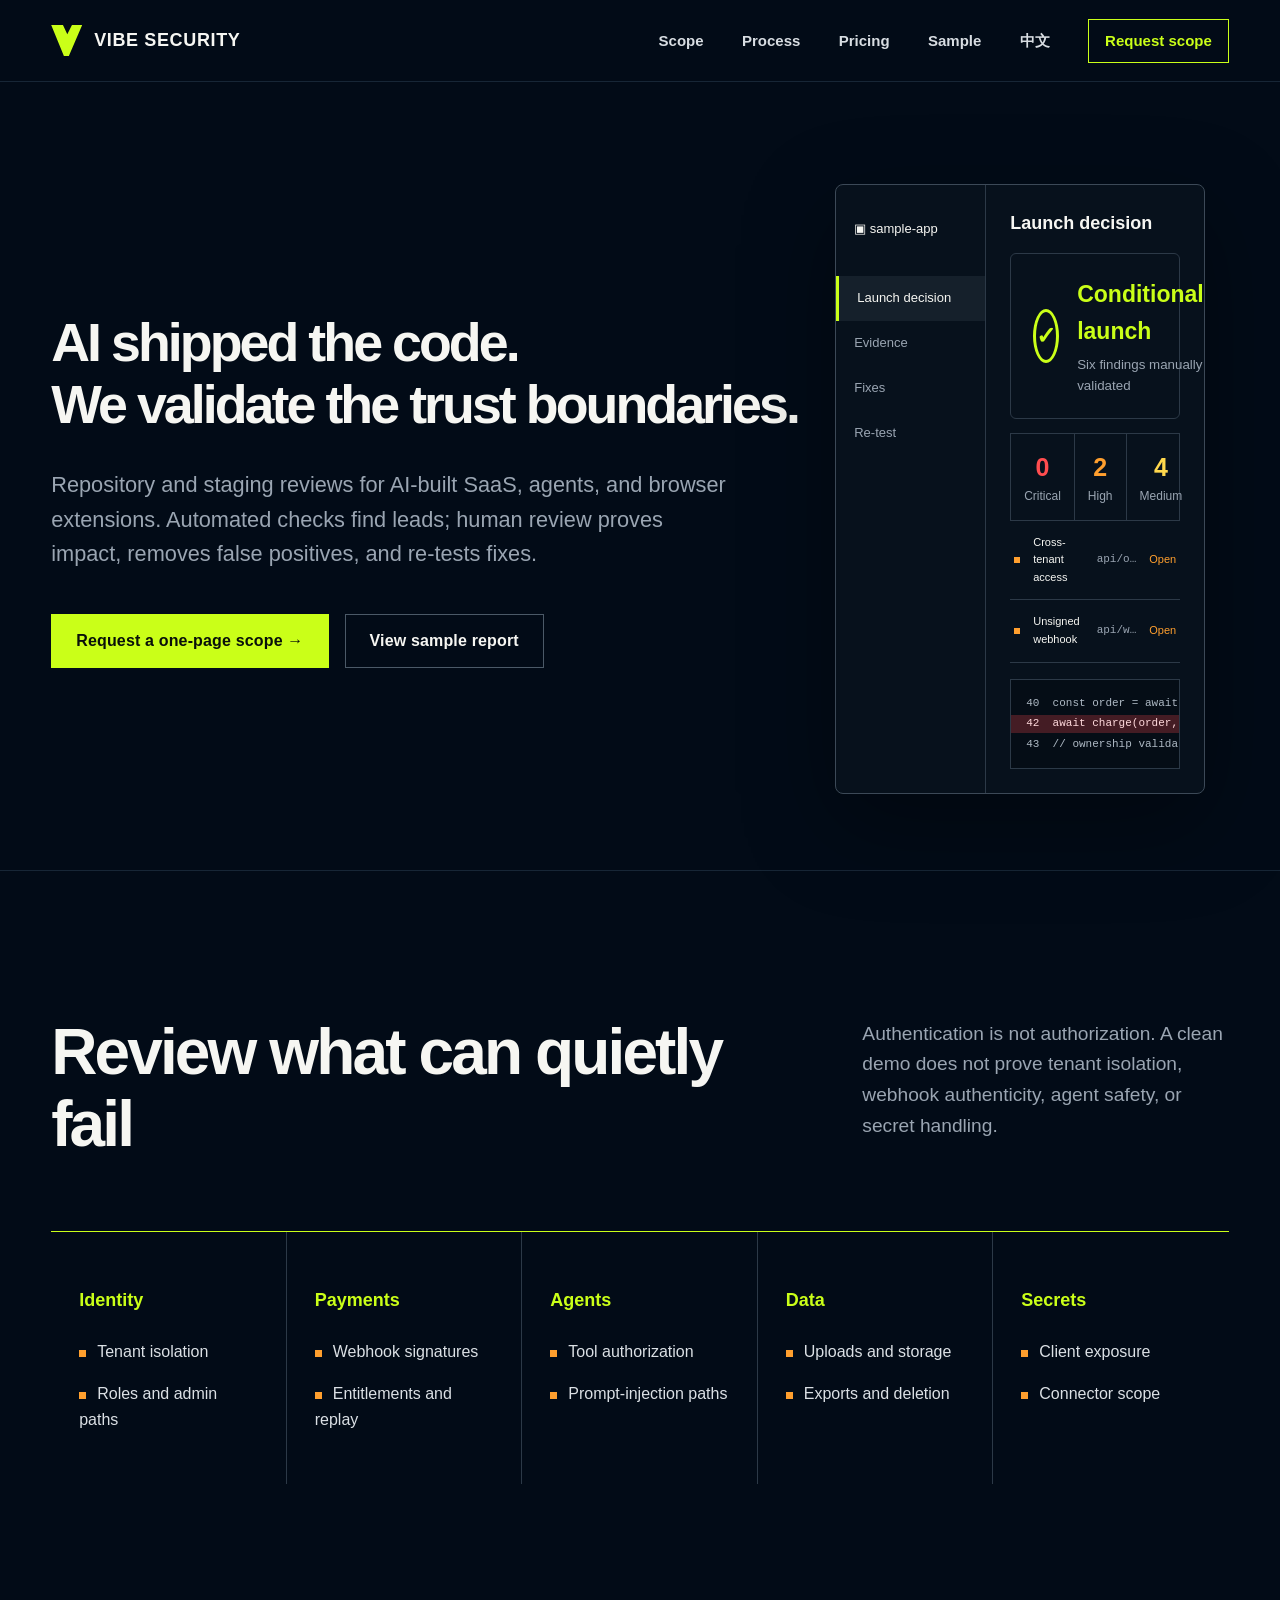
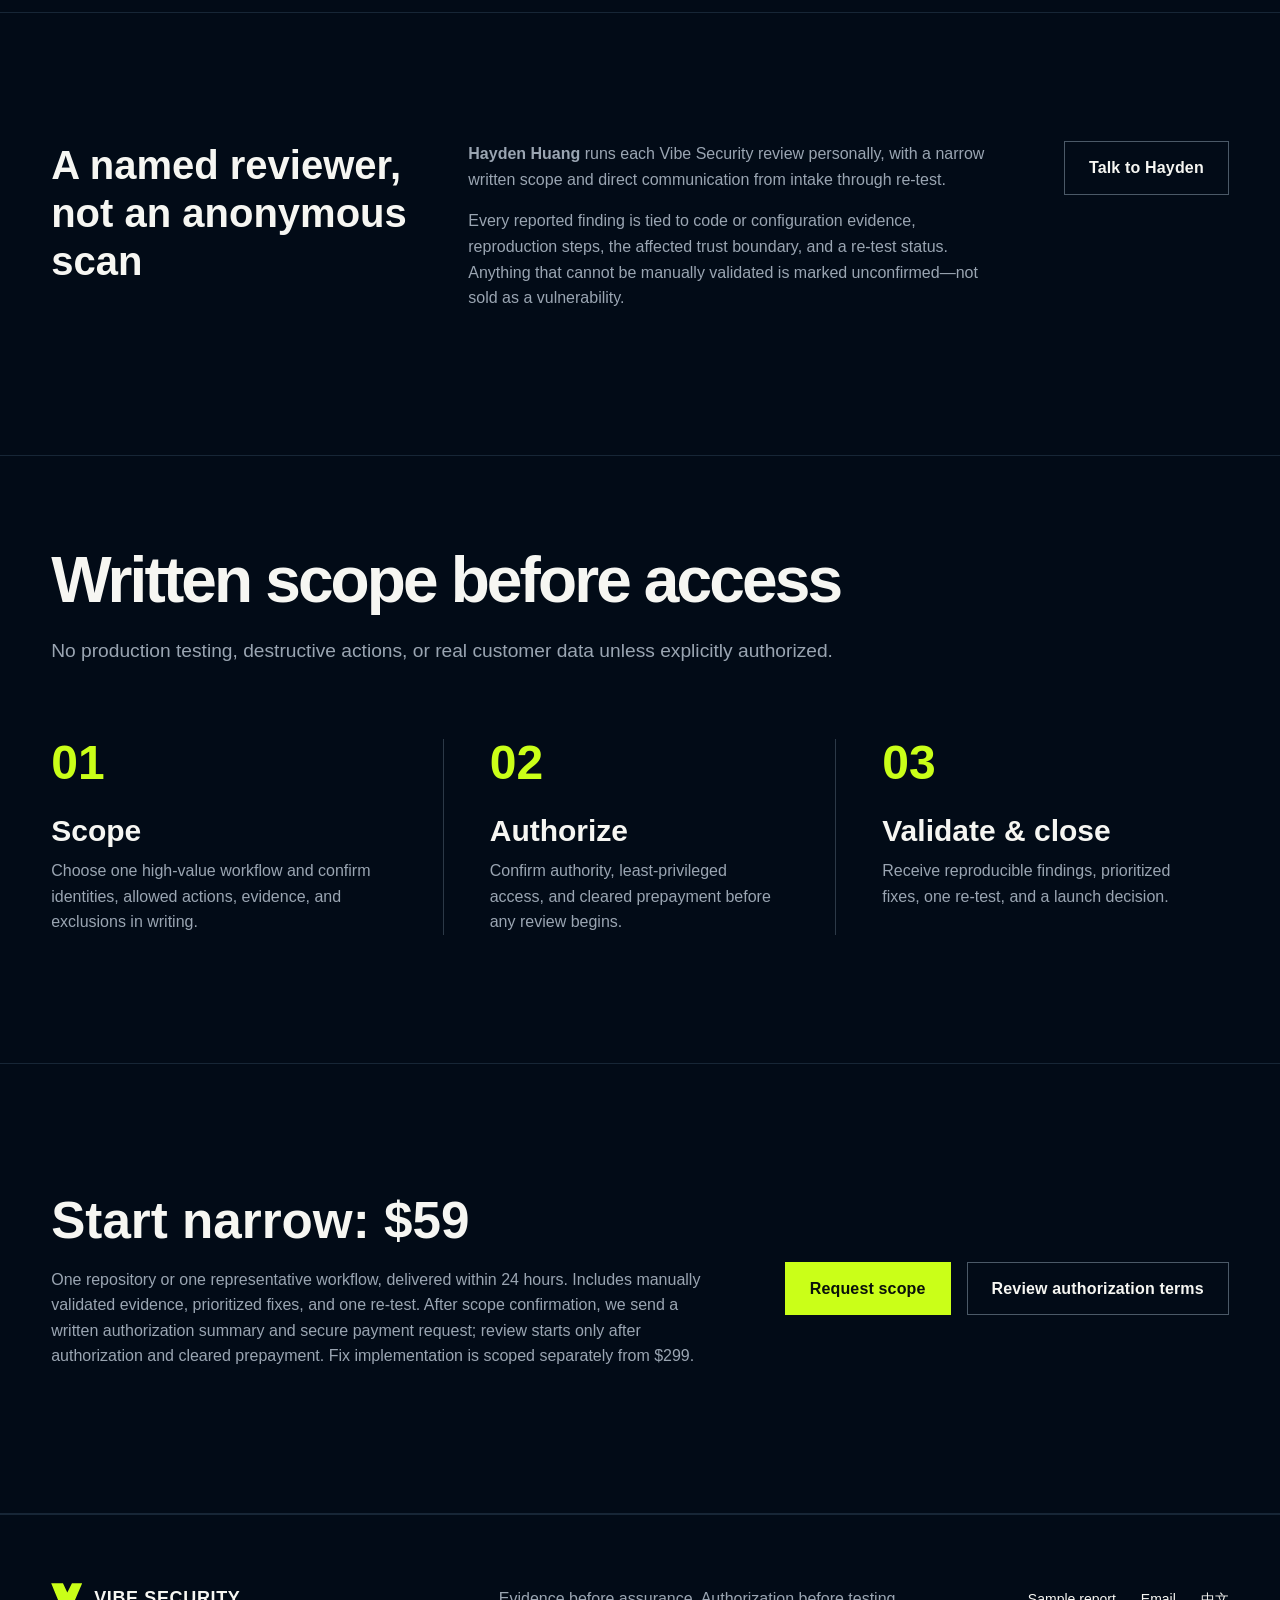
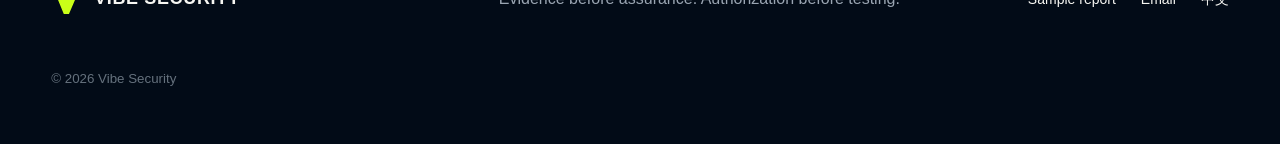
<file: index.html>
<!doctype html>
<html lang="zh-CN">
<head>
  <meta charset="UTF-8">
  <meta name="viewport" content="width=device-width, initial-scale=1.0">
  <meta name="description" content="Vibe Security 为 AI 生成应用提供代码仓库级安全扫描、人工验证和实际修复。">
  <title>Vibe Security — AI 应用上线安全体检与修复</title>
  <link rel="icon" href="favicon.svg" type="image/svg+xml">
  <link rel="stylesheet" href="styles.css">
  <script>
    if (!navigator.language.toLowerCase().startsWith('zh') && !new URLSearchParams(location.search).has('lang')) {
      location.replace('en.html');
    }
  </script>
</head>
<body>
  <a class="skip-link" href="#main">跳到主要内容</a>
  <header class="site-header">
    <a class="brand" href="index.html" aria-label="Vibe Security 首页">
      <span class="brand-mark" aria-hidden="true">V</span>
      <span>VIBE SECURITY</span>
    </a>
    <button class="menu-button" aria-expanded="false" aria-controls="site-nav">菜单</button>
    <nav id="site-nav" class="site-nav" aria-label="主导航">
      <a href="en.html" lang="en">English</a>
      <a href="#service">服务</a>
      <a href="checks.html">检查项</a>
      <a href="pricing.html">定价</a>
      <a href="#process">流程</a>
      <a class="nav-cta" href="intake.html">提交项目</a>
    </nav>
  </header>

  <main id="main">
    <section class="hero">
      <div class="hero-copy">
        <h1><span>AI 写完代码，</span><span>我们确认它能安全上线</span></h1>
        <p>代码仓库级扫描、人工验证、实际修复。上线前，把支付、权限、数据和密钥风险一次处理干净。</p>
        <div class="hero-actions">
          <a class="button button-primary" href="intake.html">开始上线体检 <span aria-hidden="true">→</span></a>
          <a class="button button-secondary" href="checks.html">查看检查项</a>
        </div>
      </div>

      <div class="report-preview" aria-label="示例安全报告界面">
        <div class="report-sidebar">
          <span class="repo-name">▣ acme-app</span>
          <span class="active">上线结论</span>
          <span>风险详情</span>
          <span>检查项</span>
          <span>修复建议</span>
          <span>扫描日志</span>
        </div>
        <div class="report-main">
          <p class="report-label">上线结论</p>
          <div class="report-status">
            <span class="status-icon">✓</span>
            <div><strong>有条件上线</strong><small>发现 6 个风险项，已完成人工验证</small></div>
          </div>
          <div class="severity-row">
            <span><b class="critical">0</b>严重</span>
            <span><b class="high">2</b>高风险</span>
            <span><b class="medium">4</b>中风险</span>
          </div>
          <div class="finding-row"><span class="risk-dot high-bg"></span><span>未验证的用户输入</span><code>src/api/payment.ts:42</code><em>待修复</em></div>
          <div class="finding-row"><span class="risk-dot high-bg"></span><span>越权访问（IDOR）</span><code>src/api/orders.ts:88</code><em>待修复</em></div>
          <pre class="code-block"><span>39  const { amount, card } = req.body;</span>
<span>40  const order = await db.order.findById(id);</span>
<mark>42  await charge(order, amount, card);</mark></pre>
        </div>
      </div>
    </section>

    <section id="service" class="section workflow-section">
      <div class="section-heading">
        <h2>不止告诉你哪里有问题</h2>
        <p>扫描器发现线索，安全工程师验证影响，再把修复代码交付到你的仓库。</p>
      </div>
      <div id="process" class="process-rail">
        <article><span>01</span><h3>扫描</h3><p>代码、配置、依赖</p></article>
        <article><span>02</span><h3>验证</h3><p>复现风险、排除误报</p></article>
        <article><span>03</span><h3>修复</h3><p>Git diff / PR、复测、上线结论</p></article>
      </div>
      <div class="diff-panel">
        <div class="diff-head"><span>BEFORE / AFTER</span><span>webhooks/stripe.ts</span></div>
        <div class="diff-columns">
          <pre><span>42  const event = await req.json();</span>
<del>43  - 未验证 webhook</del>
<span>44  handleEvent(event);</span></pre>
          <pre><span>42  const body = await req.text();</span>
<ins>43  + constructEvent 验证签名</ins>
<span>44  handleEvent(event);</span></pre>
        </div>
      </div>
      <p class="center-line">自动化速度，人工判断，真实修复。</p>
    </section>

    <section class="section checks-preview">
      <div class="section-heading split-heading">
        <h2><span>25</span> 项上线检查，<br>覆盖真正会出事的地方</h2>
        <div><p>自动扫描给出线索，人工检查确认上下文。</p><a class="text-link" href="checks.html">查看完整检查清单 →</a></div>
      </div>
      <div class="check-columns">
        <article><h3>支付安全</h3><ul><li>Stripe 密钥</li><li>Webhook 签名</li></ul></article>
        <article><h3>数据库安全</h3><ul><li>RLS 策略</li><li>SQL 注入</li><li>IDOR</li></ul></article>
        <article><h3>认证与权限</h3><ul><li>JWT</li><li>管理员 API</li><li>CSRF</li><li>速率限制</li></ul></article>
        <article><h3>代码安全</h3><ul><li>XSS</li><li>文件上传</li><li>输入验证</li></ul></article>
        <article><h3>信息泄露</h3><ul><li>.env</li><li>Source Map</li><li>错误信息</li></ul></article>
      </div>
    </section>

    <section class="section offer-band">
      <div><h2>先知道风险，再决定修到什么程度</h2><p>快速体检 ¥399 起；需要我们动手修复，可直接进入关键修复或上线救援。</p></div>
      <div class="offer-actions"><a class="button button-primary" href="pricing.html">查看定价</a><a class="button button-secondary" href="sample-report.md">查看样例报告</a></div>
    </section>
  </main>

  <footer class="site-footer">
    <div class="brand"><span class="brand-mark" aria-hidden="true">V</span><span>VIBE SECURITY</span></div>
    <p>让 AI 做出的应用，也能负责任地上线。</p>
    <nav aria-label="页脚导航"><a href="checks.html">检查项</a><a href="pricing.html">定价</a><a href="intake.html">提交项目</a><a href="mailto:huangheteng555@gmail.com">邮件联系</a></nav>
    <small>© <span data-year></span> Vibe Security</small>
  </footer>
  <script src="app.js"></script>
</body>
</html>
</file>
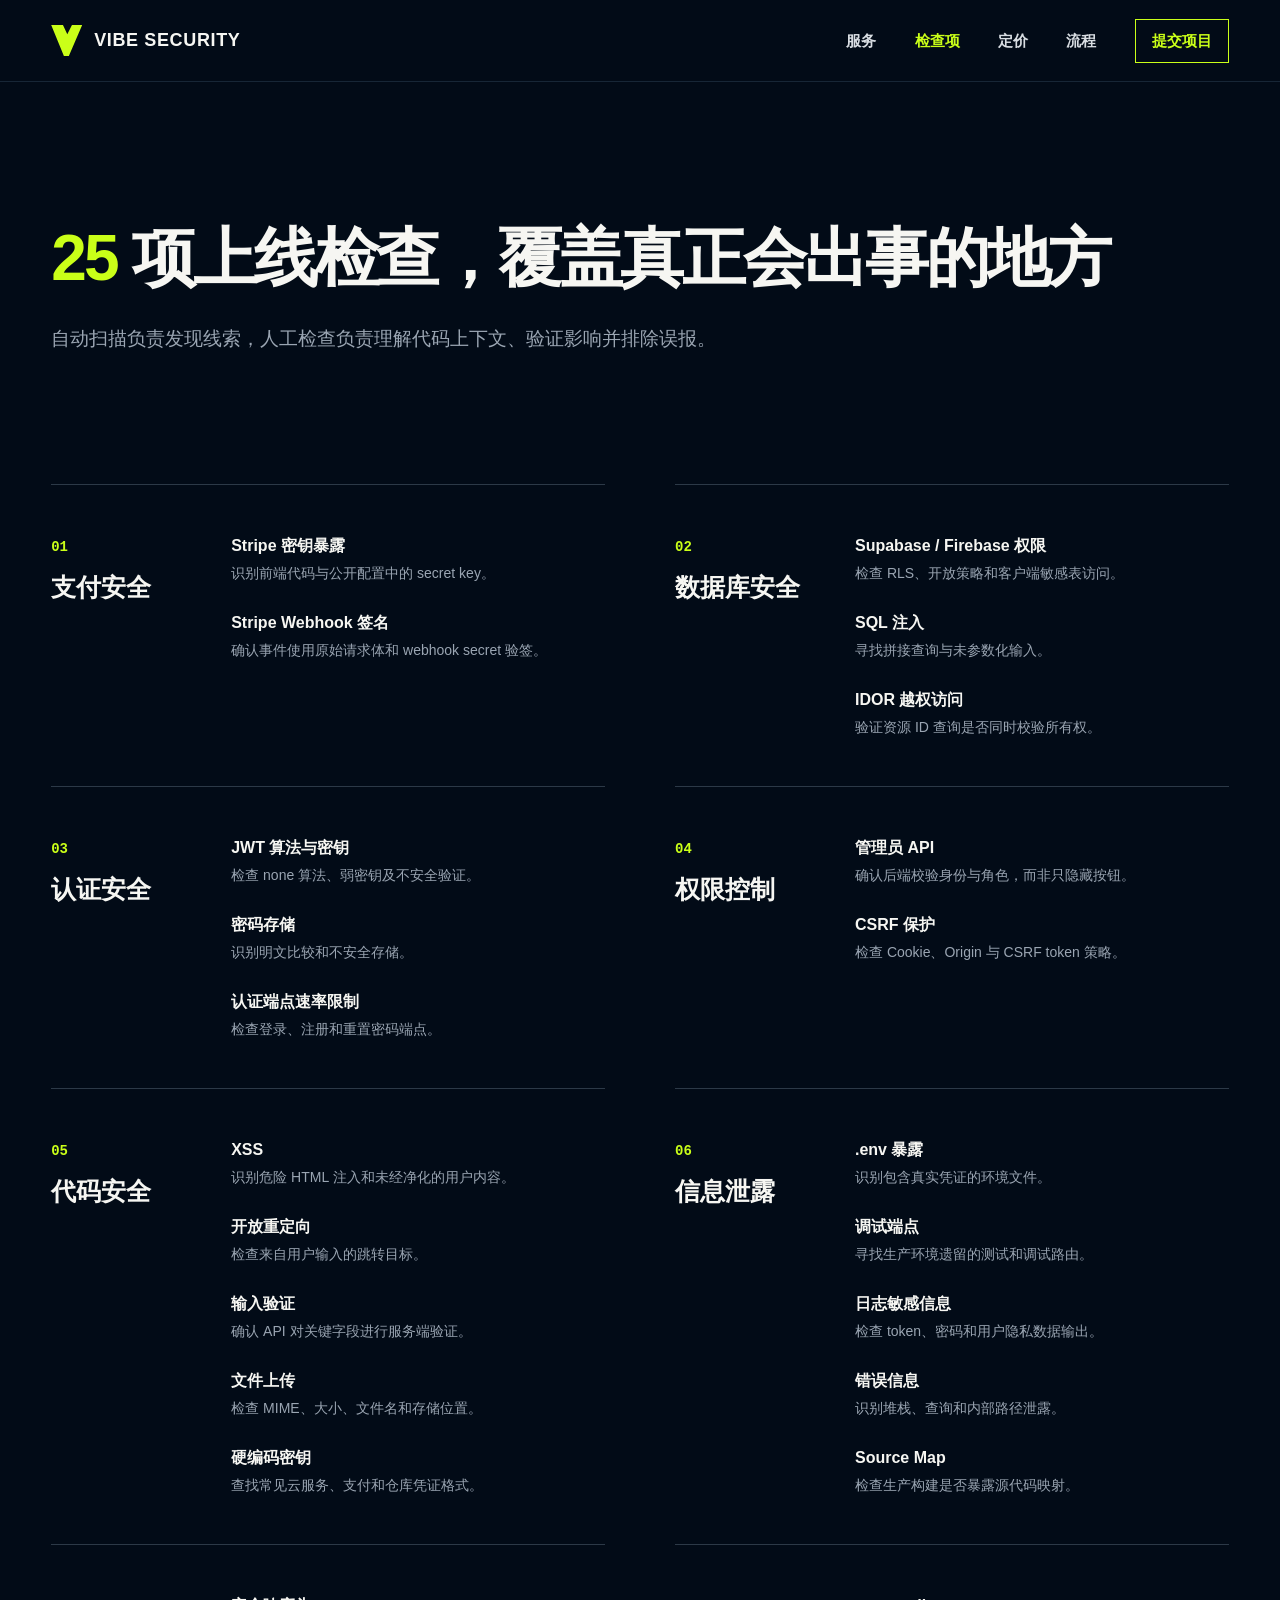
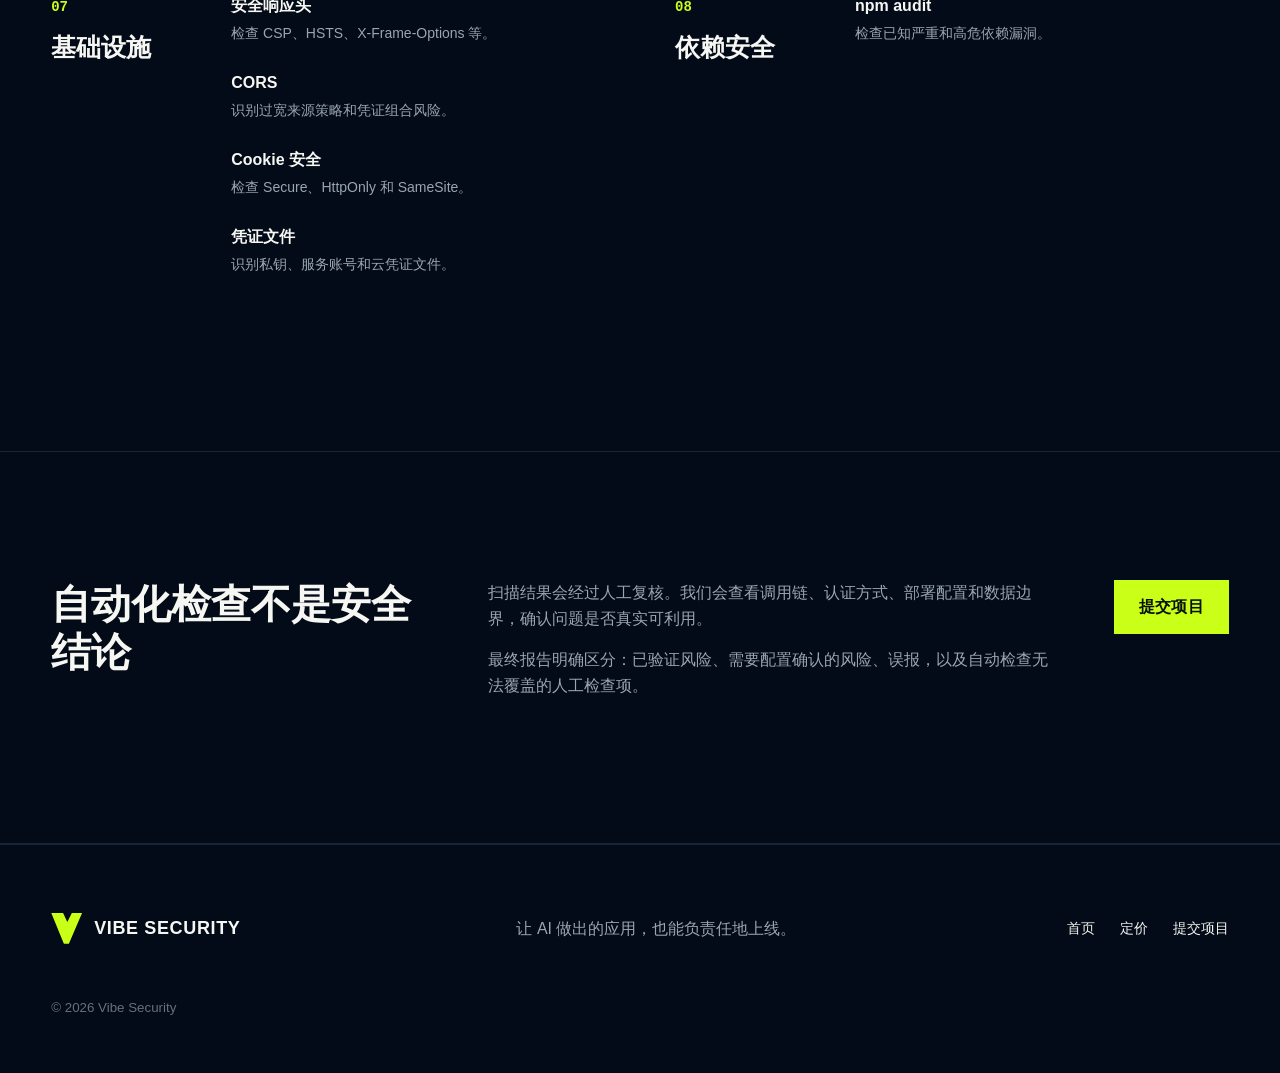
<file: checks.html>
<!doctype html>
<html lang="zh-CN">
<head>
  <meta charset="UTF-8"><meta name="viewport" content="width=device-width, initial-scale=1.0">
  <meta name="description" content="Vibe Security 的 25 项 AI 应用上线安全检查清单。">
  <title>检查项 — Vibe Security</title><link rel="icon" href="favicon.svg" type="image/svg+xml"><link rel="stylesheet" href="styles.css">
</head>
<body>
  <a class="skip-link" href="#main">跳到主要内容</a>
  <header class="site-header"><a class="brand" href="index.html"><span class="brand-mark">V</span><span>VIBE SECURITY</span></a><button class="menu-button" aria-expanded="false" aria-controls="site-nav">菜单</button><nav id="site-nav" class="site-nav"><a href="index.html#service">服务</a><a aria-current="page" href="checks.html">检查项</a><a href="pricing.html">定价</a><a href="index.html#process">流程</a><a class="nav-cta" href="intake.html">提交项目</a></nav></header>
  <main id="main">
    <header class="page-hero"><h1><span>25</span> 项上线检查，覆盖真正会出事的地方</h1><p>自动扫描负责发现线索，人工检查负责理解代码上下文、验证影响并排除误报。</p></header>
    <section class="section full-checks">
      <article><header><span>01</span><h2>支付安全</h2></header><ul><li><b>Stripe 密钥暴露</b><p>识别前端代码与公开配置中的 secret key。</p></li><li><b>Stripe Webhook 签名</b><p>确认事件使用原始请求体和 webhook secret 验签。</p></li></ul></article>
      <article><header><span>02</span><h2>数据库安全</h2></header><ul><li><b>Supabase / Firebase 权限</b><p>检查 RLS、开放策略和客户端敏感表访问。</p></li><li><b>SQL 注入</b><p>寻找拼接查询与未参数化输入。</p></li><li><b>IDOR 越权访问</b><p>验证资源 ID 查询是否同时校验所有权。</p></li></ul></article>
      <article><header><span>03</span><h2>认证安全</h2></header><ul><li><b>JWT 算法与密钥</b><p>检查 none 算法、弱密钥及不安全验证。</p></li><li><b>密码存储</b><p>识别明文比较和不安全存储。</p></li><li><b>认证端点速率限制</b><p>检查登录、注册和重置密码端点。</p></li></ul></article>
      <article><header><span>04</span><h2>权限控制</h2></header><ul><li><b>管理员 API</b><p>确认后端校验身份与角色，而非只隐藏按钮。</p></li><li><b>CSRF 保护</b><p>检查 Cookie、Origin 与 CSRF token 策略。</p></li></ul></article>
      <article><header><span>05</span><h2>代码安全</h2></header><ul><li><b>XSS</b><p>识别危险 HTML 注入和未经净化的用户内容。</p></li><li><b>开放重定向</b><p>检查来自用户输入的跳转目标。</p></li><li><b>输入验证</b><p>确认 API 对关键字段进行服务端验证。</p></li><li><b>文件上传</b><p>检查 MIME、大小、文件名和存储位置。</p></li><li><b>硬编码密钥</b><p>查找常见云服务、支付和仓库凭证格式。</p></li></ul></article>
      <article><header><span>06</span><h2>信息泄露</h2></header><ul><li><b>.env 暴露</b><p>识别包含真实凭证的环境文件。</p></li><li><b>调试端点</b><p>寻找生产环境遗留的测试和调试路由。</p></li><li><b>日志敏感信息</b><p>检查 token、密码和用户隐私数据输出。</p></li><li><b>错误信息</b><p>识别堆栈、查询和内部路径泄露。</p></li><li><b>Source Map</b><p>检查生产构建是否暴露源代码映射。</p></li></ul></article>
      <article><header><span>07</span><h2>基础设施</h2></header><ul><li><b>安全响应头</b><p>检查 CSP、HSTS、X-Frame-Options 等。</p></li><li><b>CORS</b><p>识别过宽来源策略和凭证组合风险。</p></li><li><b>Cookie 安全</b><p>检查 Secure、HttpOnly 和 SameSite。</p></li><li><b>凭证文件</b><p>识别私钥、服务账号和云凭证文件。</p></li></ul></article>
      <article><header><span>08</span><h2>依赖安全</h2></header><ul><li><b>npm audit</b><p>检查已知严重和高危依赖漏洞。</p></li></ul></article>
    </section>
    <section class="section methodology"><h2>自动化检查不是安全结论</h2><div><p>扫描结果会经过人工复核。我们会查看调用链、认证方式、部署配置和数据边界，确认问题是否真实可利用。</p><p>最终报告明确区分：已验证风险、需要配置确认的风险、误报，以及自动检查无法覆盖的人工检查项。</p></div><a class="button button-primary" href="intake.html">提交项目</a></section>
  </main>
  <footer class="site-footer"><div class="brand"><span class="brand-mark">V</span><span>VIBE SECURITY</span></div><p>让 AI 做出的应用，也能负责任地上线。</p><nav><a href="index.html">首页</a><a href="pricing.html">定价</a><a href="intake.html">提交项目</a></nav><small>© <span data-year></span> Vibe Security</small></footer><script src="app.js"></script>
</body></html>
</file>
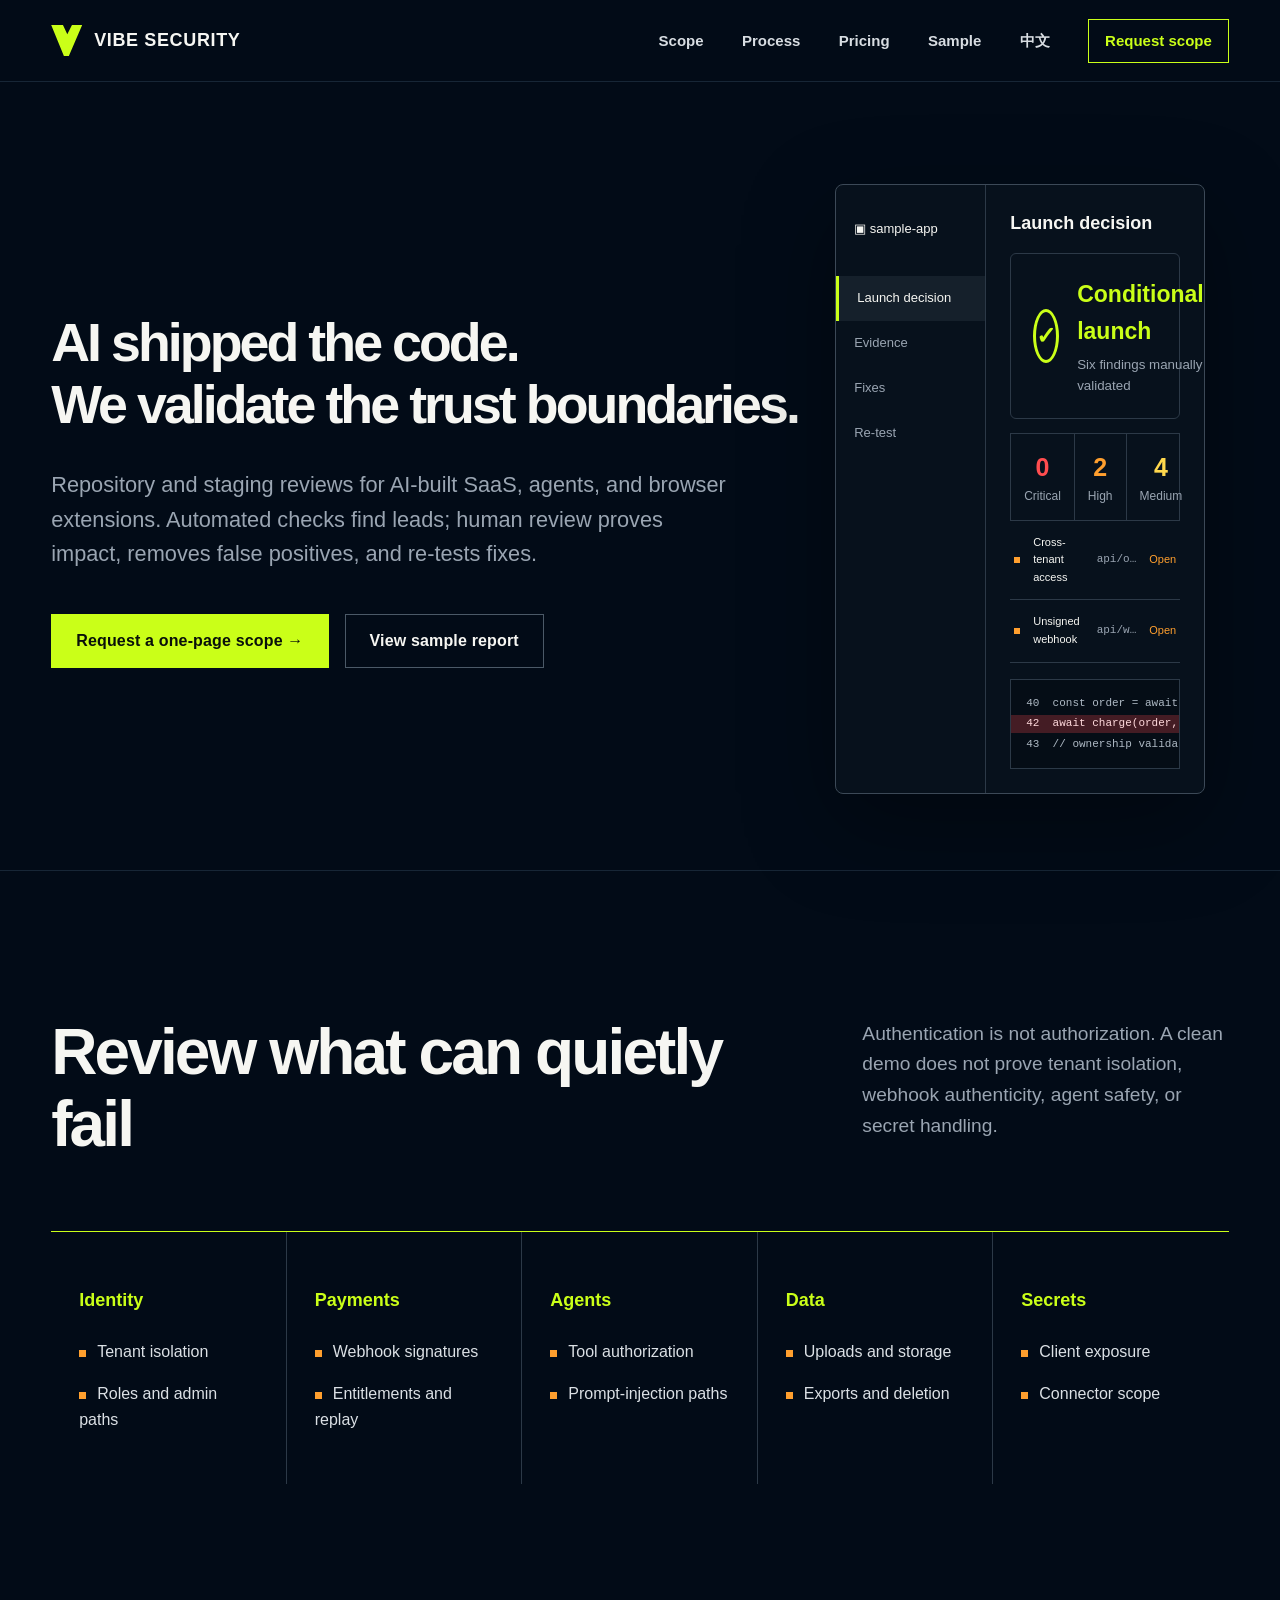
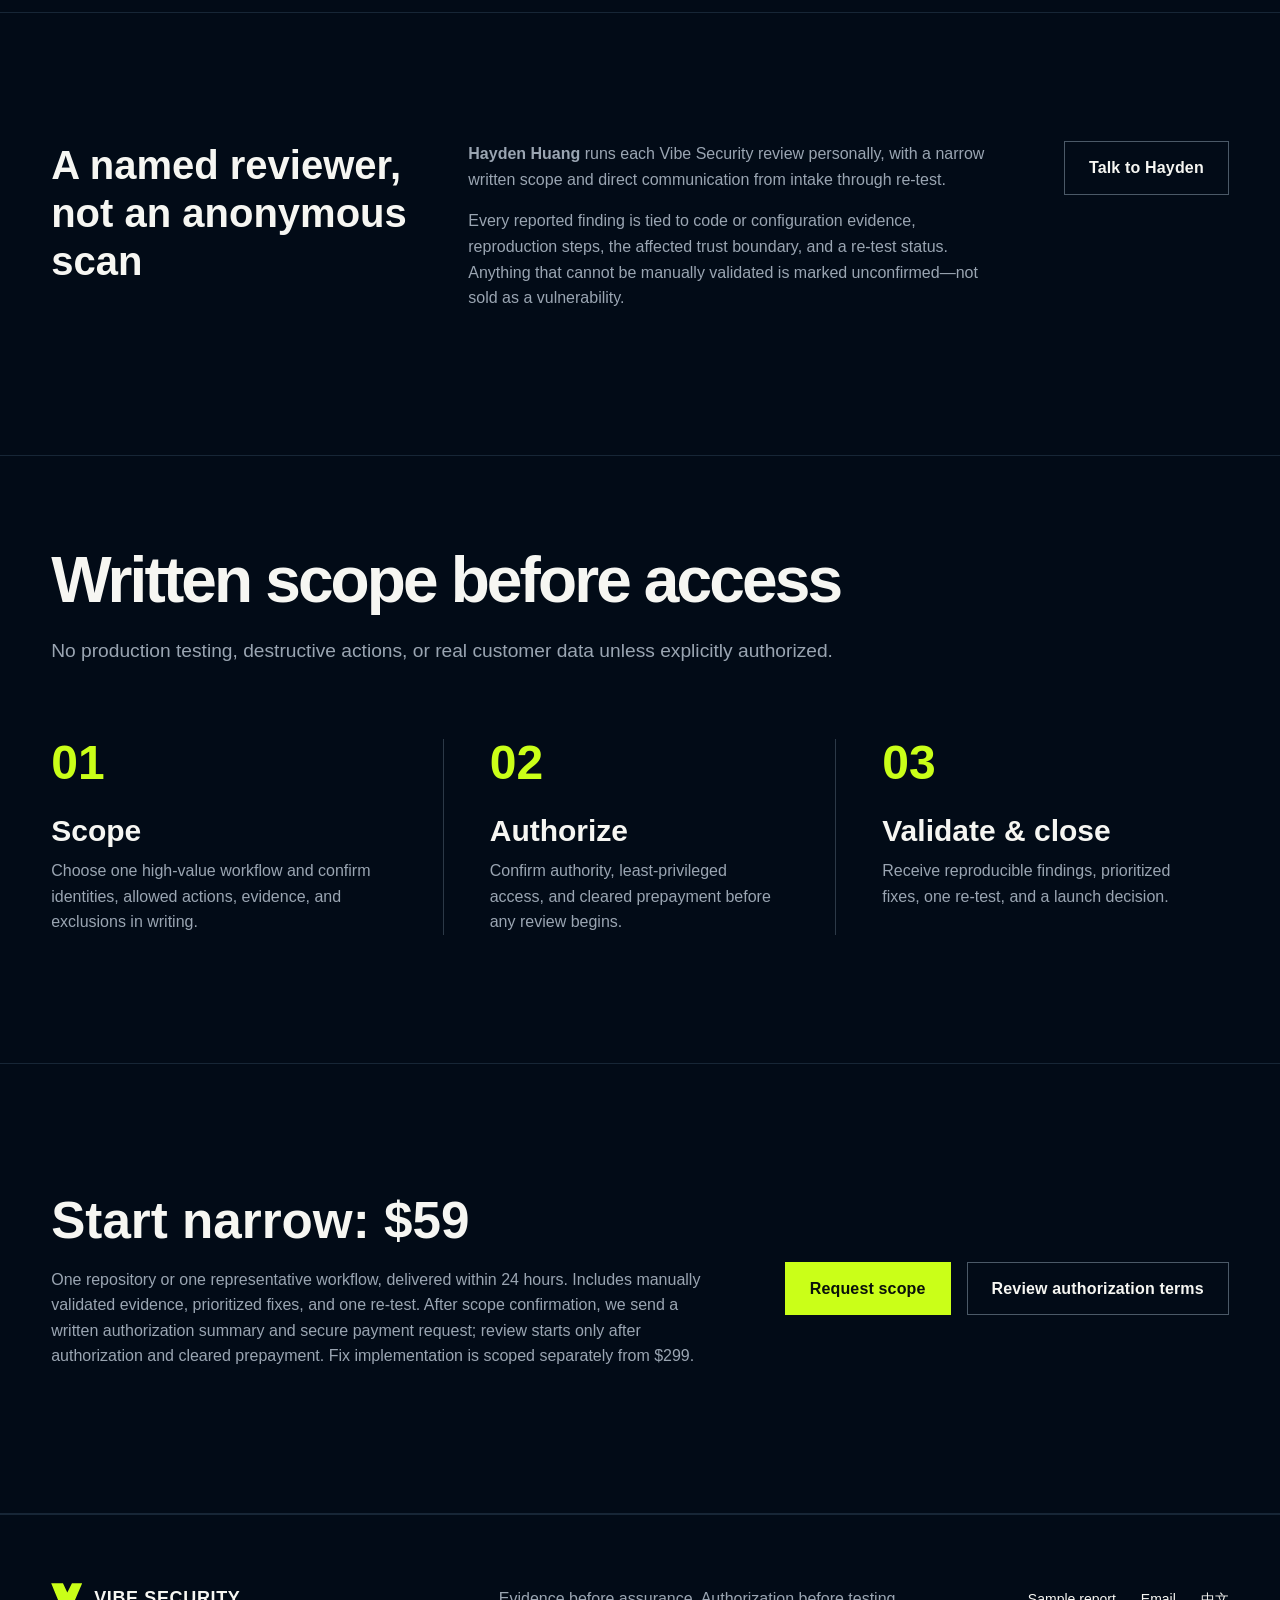
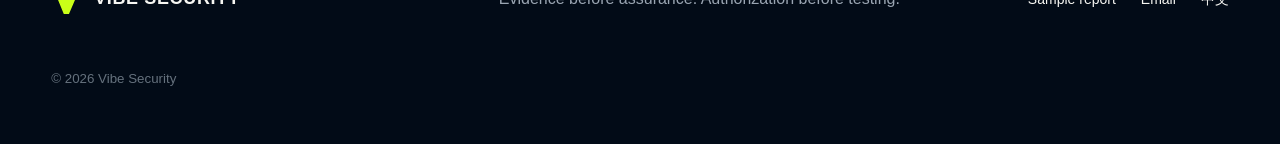
<file: en.html>
<!doctype html>
<html lang="en">
<head>
  <meta charset="UTF-8">
  <meta name="viewport" content="width=device-width, initial-scale=1.0">
  <meta name="description" content="Human-validated security reviews for AI-built SaaS, agents, browser extensions, and launch-critical workflows.">
  <title>Vibe Security — Human-validated launch security reviews</title>
  <link rel="icon" href="favicon.svg" type="image/svg+xml">
  <link rel="stylesheet" href="styles.css">
</head>
<body>
  <a class="skip-link" href="#main">Skip to content</a>
  <header class="site-header">
    <a class="brand" href="en.html" aria-label="Vibe Security home"><span class="brand-mark" aria-hidden="true">V</span><span>VIBE SECURITY</span></a>
    <button class="menu-button" aria-expanded="false" aria-controls="site-nav">Menu</button>
    <nav id="site-nav" class="site-nav" aria-label="Main navigation">
      <a href="#scope">Scope</a><a href="#process">Process</a><a href="#pricing">Pricing</a><a href="sample-report-en.html">Sample</a><a href="index.html?lang=zh" lang="zh-CN">中文</a>
      <a class="nav-cta" href="mailto:huangheteng555@gmail.com?subject=Vibe%20Security%20scope%20request&amp;body=Project%20name%3A%0AStack%3A%0AStaging%20available%3A%0AMain%20security%20concern%3A">Request scope</a>
    </nav>
  </header>

  <main id="main">
    <section class="hero">
      <div class="hero-copy">
        <h1><span>AI shipped the code.</span><span>We validate the trust boundaries.</span></h1>
        <p>Repository and staging reviews for AI-built SaaS, agents, and browser extensions. Automated checks find leads; human review proves impact, removes false positives, and re-tests fixes.</p>
        <div class="hero-actions">
          <a class="button button-primary" href="mailto:huangheteng555@gmail.com?subject=Vibe%20Security%20scope%20request&amp;body=Project%20name%3A%0AStack%3A%0AStaging%20available%3A%0AMain%20security%20concern%3A">Request a one-page scope →</a>
          <a class="button button-secondary" href="sample-report-en.html">View sample report</a>
        </div>
      </div>
      <div class="report-preview" aria-label="Example review outcome">
        <div class="report-sidebar"><span class="repo-name">▣ sample-app</span><span class="active">Launch decision</span><span>Evidence</span><span>Fixes</span><span>Re-test</span></div>
        <div class="report-main">
          <p class="report-label">Launch decision</p>
          <div class="report-status"><span class="status-icon">✓</span><div><strong>Conditional launch</strong><small>Six findings manually validated</small></div></div>
          <div class="severity-row"><span><b class="critical">0</b>Critical</span><span><b class="high">2</b>High</span><span><b class="medium">4</b>Medium</span></div>
          <div class="finding-row"><span class="risk-dot high-bg"></span><span>Cross-tenant access</span><code>api/orders.ts:88</code><em>Open</em></div>
          <div class="finding-row"><span class="risk-dot high-bg"></span><span>Unsigned webhook</span><code>api/webhook.ts:42</code><em>Open</em></div>
          <pre class="code-block"><span>40  const order = await db.order.findById(id);</span><mark>42  await charge(order, amount, card);</mark><span>43  // ownership validation missing</span></pre>
        </div>
      </div>
    </section>

    <section id="scope" class="section checks-preview">
      <div class="section-heading split-heading"><h2>Review what can quietly fail</h2><div><p>Authentication is not authorization. A clean demo does not prove tenant isolation, webhook authenticity, agent safety, or secret handling.</p></div></div>
      <div class="check-columns">
        <article><h3>Identity</h3><ul><li>Tenant isolation</li><li>Roles and admin paths</li></ul></article>
        <article><h3>Payments</h3><ul><li>Webhook signatures</li><li>Entitlements and replay</li></ul></article>
        <article><h3>Agents</h3><ul><li>Tool authorization</li><li>Prompt-injection paths</li></ul></article>
        <article><h3>Data</h3><ul><li>Uploads and storage</li><li>Exports and deletion</li></ul></article>
        <article><h3>Secrets</h3><ul><li>Client exposure</li><li>Connector scope</li></ul></article>
      </div>
    </section>

    <section class="section methodology" aria-labelledby="reviewer-heading">
      <h2 id="reviewer-heading">A named reviewer, not an anonymous scan</h2>
      <div>
        <p><strong>Hayden Huang</strong> runs each Vibe Security review personally, with a narrow written scope and direct communication from intake through re-test.</p>
        <p>Every reported finding is tied to code or configuration evidence, reproduction steps, the affected trust boundary, and a re-test status. Anything that cannot be manually validated is marked unconfirmed—not sold as a vulnerability.</p>
      </div>
      <a class="button button-secondary" href="mailto:huangheteng555@gmail.com?subject=Vibe%20Security%20scope%20request&amp;body=Project%20name%3A%0AStack%3A%0AStaging%20available%3A%0AMain%20security%20concern%3A">Talk to Hayden</a>
    </section>

    <section id="process" class="section workflow-section">
      <div class="section-heading"><h2>Written scope before access</h2><p>No production testing, destructive actions, or real customer data unless explicitly authorized.</p></div>
      <div class="process-rail">
        <article><span>01</span><h3>Scope</h3><p>Choose one high-value workflow and confirm identities, allowed actions, evidence, and exclusions in writing.</p></article>
        <article><span>02</span><h3>Authorize</h3><p>Confirm authority, least-privileged access, and cleared prepayment before any review begins.</p></article>
        <article><span>03</span><h3>Validate &amp; close</h3><p>Receive reproducible findings, prioritized fixes, one re-test, and a launch decision.</p></article>
      </div>
    </section>

    <section id="pricing" class="section offer-band">
      <div><h2>Start narrow: $59</h2><p>One repository or one representative workflow, delivered within 24 hours. Includes manually validated evidence, prioritized fixes, and one re-test. After scope confirmation, we send a written authorization summary and secure payment request; review starts only after authorization and cleared prepayment. Fix implementation is scoped separately from $299.</p></div>
      <div class="offer-actions"><a class="button button-primary" href="mailto:huangheteng555@gmail.com?subject=Vibe%20Security%20scope%20request&amp;body=Project%20name%3A%0AStack%3A%0AStaging%20available%3A%0AMain%20security%20concern%3A">Request scope</a><a class="button button-secondary" href="authorization-form-en.html">Review authorization terms</a></div>
    </section>
  </main>

  <footer class="site-footer"><div class="brand"><span class="brand-mark" aria-hidden="true">V</span><span>VIBE SECURITY</span></div><p>Evidence before assurance. Authorization before testing.</p><nav><a href="sample-report-en.html">Sample report</a><a href="mailto:huangheteng555@gmail.com">Email</a><a href="index.html?lang=zh" lang="zh-CN">中文</a></nav><small>© <span data-year></span> Vibe Security</small></footer>
  <script src="app.js"></script>
</body>
</html>
</file>
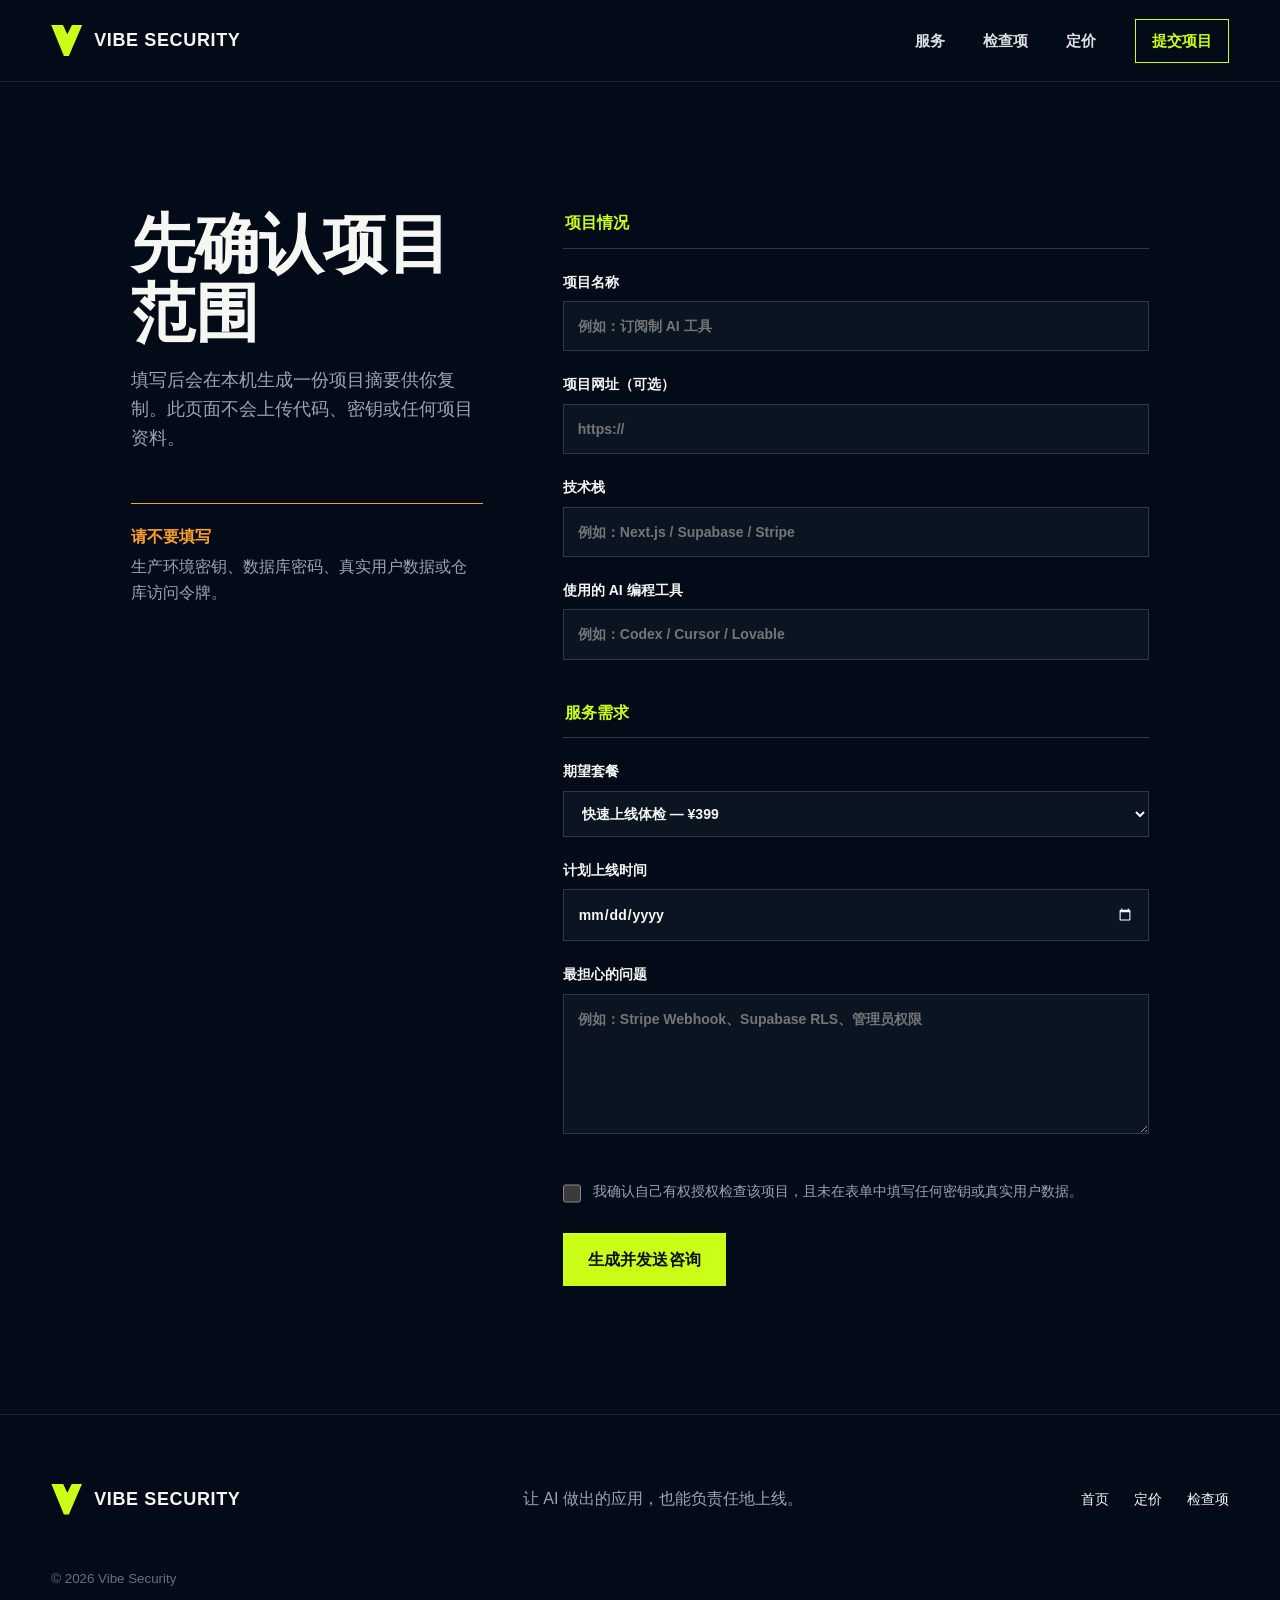
<file: intake.html>
<!doctype html><html lang="zh-CN"><head><meta charset="UTF-8"><meta name="viewport" content="width=device-width, initial-scale=1.0"><meta name="description" content="提交 Vibe Security AI 应用上线体检项目资料。"><title>提交项目 — Vibe Security</title><link rel="icon" href="favicon.svg" type="image/svg+xml"><link rel="stylesheet" href="styles.css"></head>
<body><a class="skip-link" href="#main">跳到主要内容</a><header class="site-header"><a class="brand" href="index.html"><span class="brand-mark">V</span><span>VIBE SECURITY</span></a><button class="menu-button" aria-expanded="false" aria-controls="site-nav">菜单</button><nav id="site-nav" class="site-nav"><a href="index.html#service">服务</a><a href="checks.html">检查项</a><a href="pricing.html">定价</a><a class="nav-cta" aria-current="page" href="intake.html">提交项目</a></nav></header>
<main id="main" class="intake-layout"><header><h1>先确认项目范围</h1><p>填写后会在本机生成一份项目摘要供你复制。此页面不会上传代码、密钥或任何项目资料。</p><aside><strong>请不要填写</strong><span>生产环境密钥、数据库密码、真实用户数据或仓库访问令牌。</span></aside></header>
<form id="intake-form" class="intake-form">
  <fieldset><legend>项目情况</legend><label>项目名称<input name="project" autocomplete="organization" required placeholder="例如：订阅制 AI 工具"></label><label>项目网址（可选）<input name="url" type="url" placeholder="https://"></label><label>技术栈<input name="stack" required placeholder="例如：Next.js / Supabase / Stripe"></label><label>使用的 AI 编程工具<input name="aiTool" placeholder="例如：Codex / Cursor / Lovable"></label></fieldset>
  <fieldset><legend>服务需求</legend><label>期望套餐<select name="plan" required><option value="快速上线体检">快速上线体检 — ¥399</option><option value="安全体检＋关键修复">安全体检＋关键修复 — ¥1,999</option><option value="上线救援包">上线救援包 — ¥4,999 起</option><option value="月度安全维护">月度安全维护 — ¥999–2,999 / 月</option></select></label><label>计划上线时间<input name="deadline" type="date"></label><label>最担心的问题<textarea name="concerns" rows="5" placeholder="例如：Stripe Webhook、Supabase RLS、管理员权限"></textarea></label></fieldset>
  <label class="consent"><input type="checkbox" required><span>我确认自己有权授权检查该项目，且未在表单中填写任何密钥或真实用户数据。</span></label>
  <button class="button button-primary" type="submit">生成并发送咨询</button>
</form>
<section id="intake-result" class="intake-result" hidden aria-live="polite"><h2>项目摘要已生成</h2><p>点击“发送咨询邮件”会打开你的邮件客户端；资料只有在你确认发送后才会提交。也可以复制摘要或直接发到 <a href="mailto:huangheteng555@gmail.com">huangheteng555@gmail.com</a>。</p><pre></pre><a class="button button-primary" data-email-summary href="mailto:huangheteng555@gmail.com">发送咨询邮件</a><button class="button button-secondary" type="button" data-copy-summary>复制摘要</button><a class="button button-secondary" href="authorization-form.md">查看完整授权表</a></section>
</main><footer class="site-footer"><div class="brand"><span class="brand-mark">V</span><span>VIBE SECURITY</span></div><p>让 AI 做出的应用，也能负责任地上线。</p><nav><a href="index.html">首页</a><a href="pricing.html">定价</a><a href="checks.html">检查项</a></nav><small>© <span data-year></span> Vibe Security</small></footer><script src="app.js"></script></body></html>
</file>
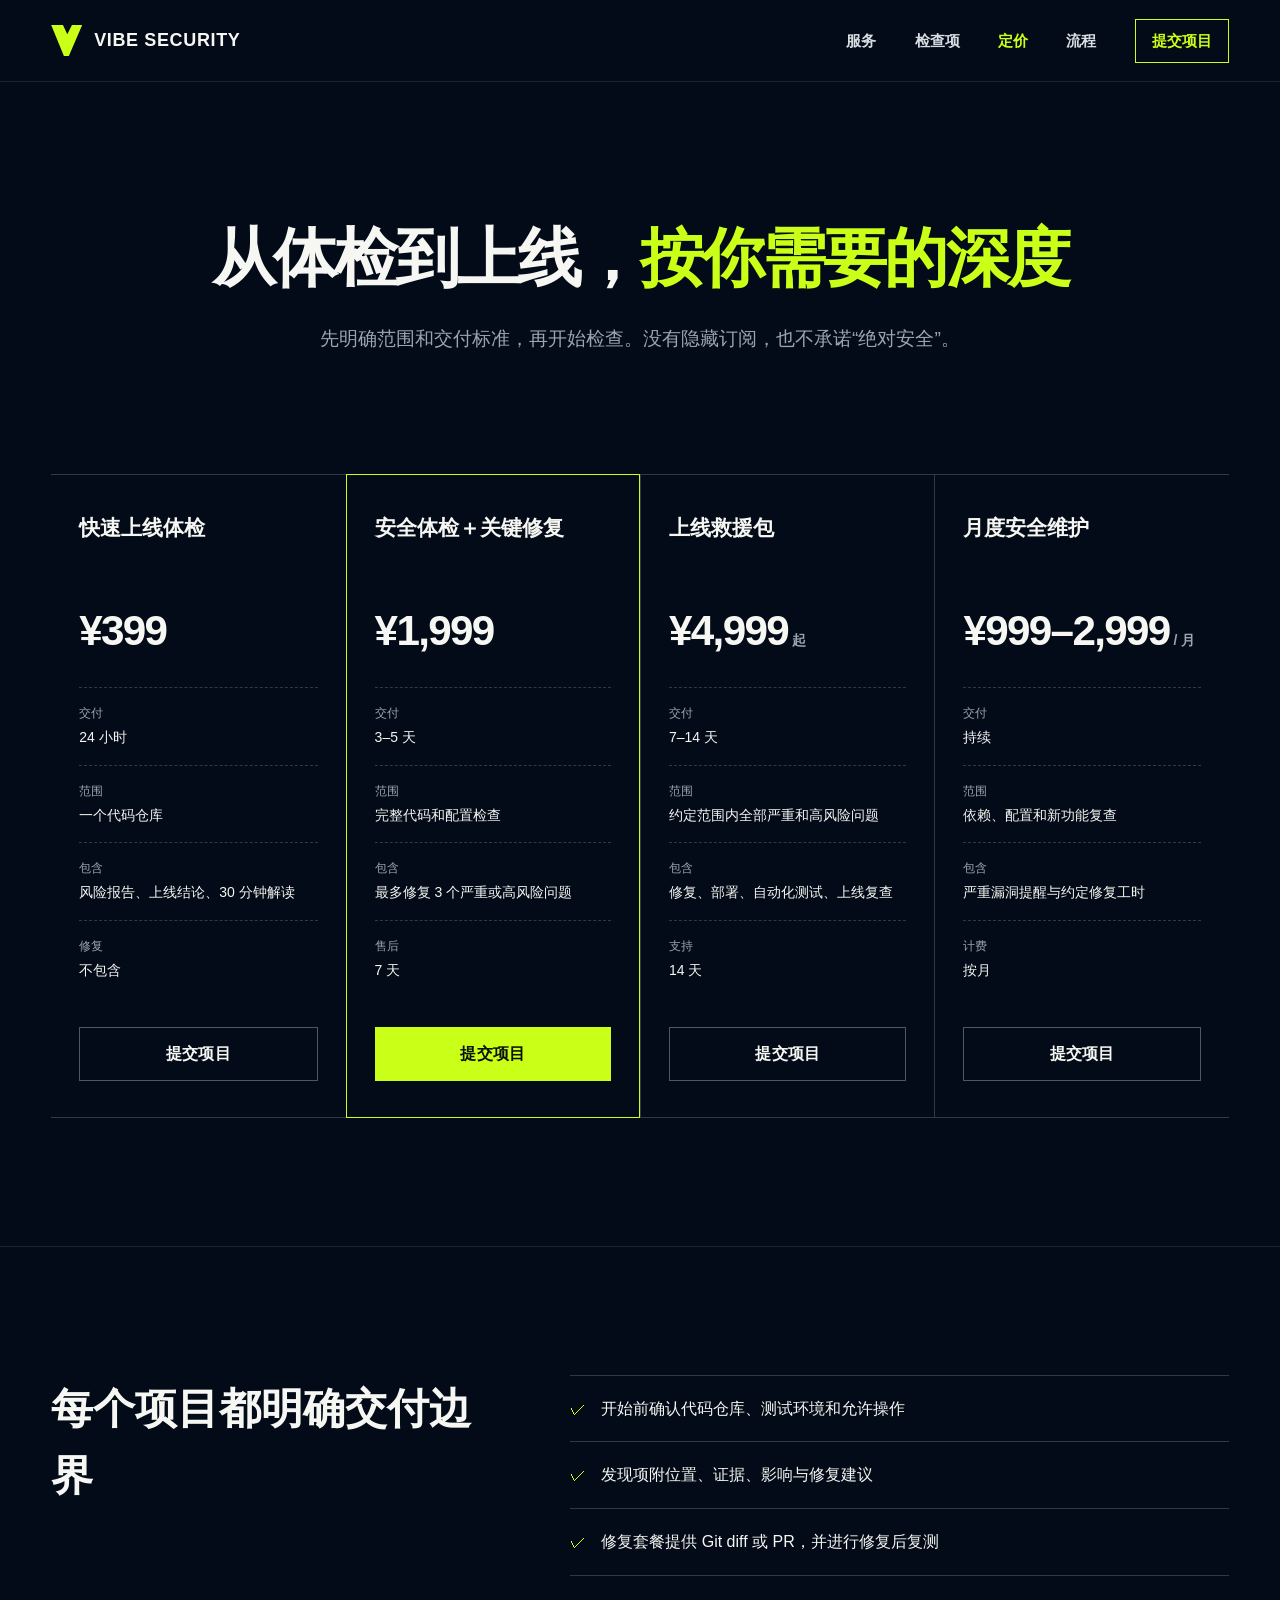
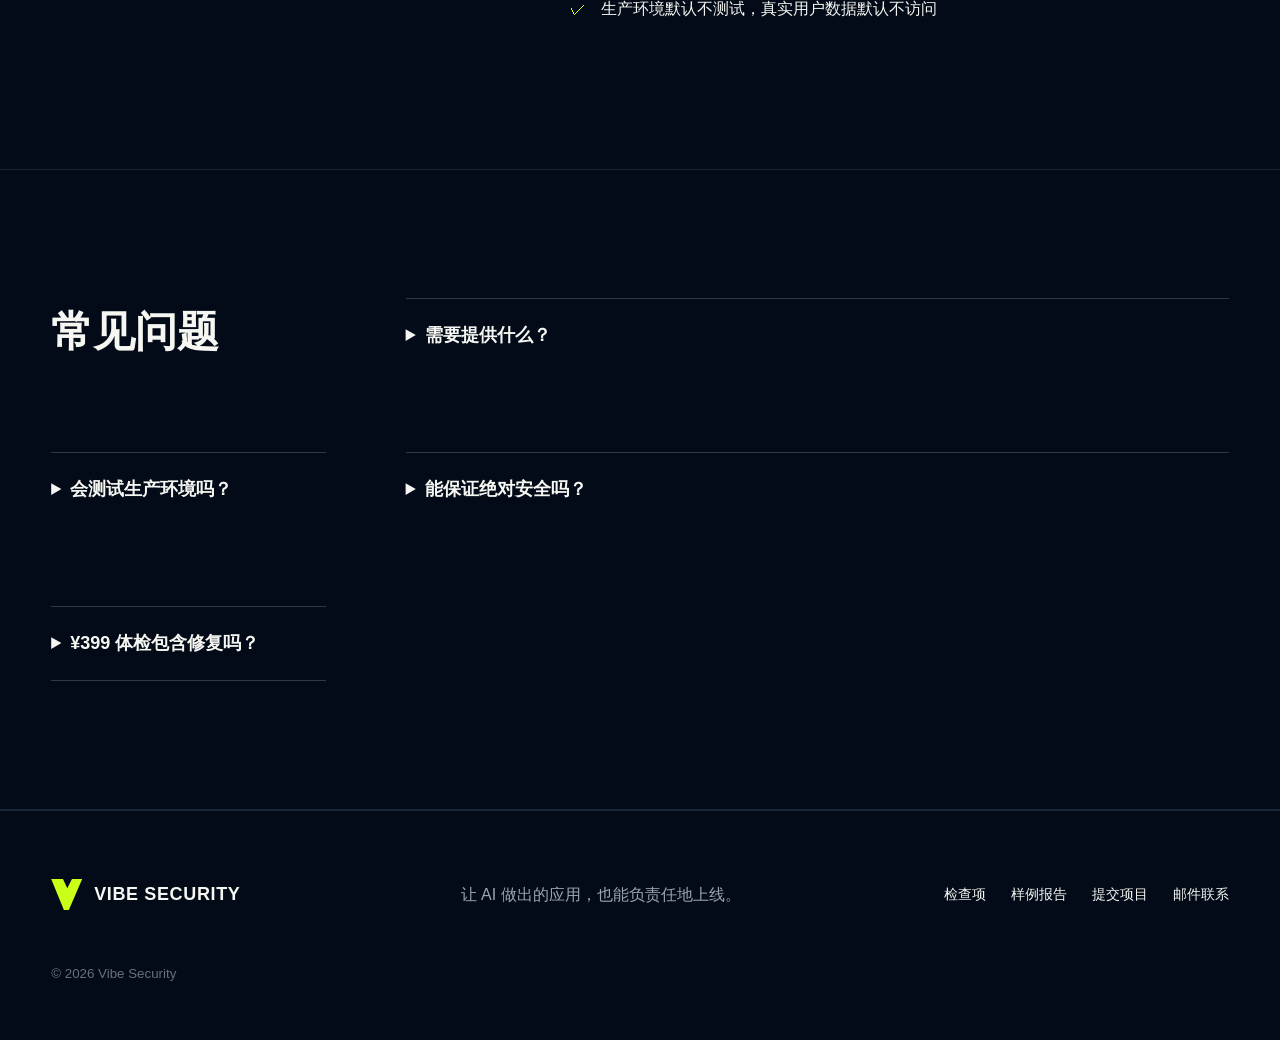
<file: pricing.html>
<!doctype html><html lang="zh-CN"><head><meta charset="UTF-8"><meta name="viewport" content="width=device-width, initial-scale=1.0"><meta name="description" content="Vibe Security 上线体检、安全修复和持续维护定价。"><title>定价 — Vibe Security</title><link rel="icon" href="favicon.svg" type="image/svg+xml"><link rel="stylesheet" href="styles.css"></head>
<body><a class="skip-link" href="#main">跳到主要内容</a><header class="site-header"><a class="brand" href="index.html"><span class="brand-mark">V</span><span>VIBE SECURITY</span></a><button class="menu-button" aria-expanded="false" aria-controls="site-nav">菜单</button><nav id="site-nav" class="site-nav"><a href="index.html#service">服务</a><a href="checks.html">检查项</a><a aria-current="page" href="pricing.html">定价</a><a href="index.html#process">流程</a><a class="nav-cta" href="intake.html">提交项目</a></nav></header>
<main id="main"><header class="page-hero pricing-hero"><h1>从体检到上线，<span>按你需要的深度</span></h1><p>先明确范围和交付标准，再开始检查。没有隐藏订阅，也不承诺“绝对安全”。</p></header>
<section class="section pricing-table" aria-label="服务定价">
  <article><h2>快速上线体检</h2><strong>¥399</strong><dl><div><dt>交付</dt><dd>24 小时</dd></div><div><dt>范围</dt><dd>一个代码仓库</dd></div><div><dt>包含</dt><dd>风险报告、上线结论、30 分钟解读</dd></div><div><dt>修复</dt><dd>不包含</dd></div></dl><a class="button button-secondary" href="intake.html?plan=audit">提交项目</a></article>
  <article class="featured"><h2>安全体检＋关键修复</h2><strong>¥1,999</strong><dl><div><dt>交付</dt><dd>3–5 天</dd></div><div><dt>范围</dt><dd>完整代码和配置检查</dd></div><div><dt>包含</dt><dd>最多修复 3 个严重或高风险问题</dd></div><div><dt>售后</dt><dd>7 天</dd></div></dl><a class="button button-primary" href="intake.html?plan=fix">提交项目</a></article>
  <article><h2>上线救援包</h2><strong>¥4,999<small> 起</small></strong><dl><div><dt>交付</dt><dd>7–14 天</dd></div><div><dt>范围</dt><dd>约定范围内全部严重和高风险问题</dd></div><div><dt>包含</dt><dd>修复、部署、自动化测试、上线复查</dd></div><div><dt>支持</dt><dd>14 天</dd></div></dl><a class="button button-secondary" href="intake.html?plan=rescue">提交项目</a></article>
  <article><h2>月度安全维护</h2><strong>¥999–2,999<small> / 月</small></strong><dl><div><dt>交付</dt><dd>持续</dd></div><div><dt>范围</dt><dd>依赖、配置和新功能复查</dd></div><div><dt>包含</dt><dd>严重漏洞提醒与约定修复工时</dd></div><div><dt>计费</dt><dd>按月</dd></div></dl><a class="button button-secondary" href="intake.html?plan=monthly">提交项目</a></article>
</section>
<section class="section included"><h2>每个项目都明确交付边界</h2><ul><li>开始前确认代码仓库、测试环境和允许操作</li><li>发现项附位置、证据、影响与修复建议</li><li>修复套餐提供 Git diff 或 PR，并进行修复后复测</li><li>生产环境默认不测试，真实用户数据默认不访问</li></ul></section>
<section class="section faq"><h2>常见问题</h2><details><summary>需要提供什么？</summary><p>代码仓库访问方式、技术栈、部署平台，以及可选的独立测试环境。不要通过普通聊天发送生产密钥。</p></details><details><summary>会测试生产环境吗？</summary><p>默认不会。动态验证只在授权的测试环境和约定范围内进行。</p></details><details><summary>能保证绝对安全吗？</summary><p>不能。安全检查只能降低已知风险。我们会如实说明检查范围、限制和剩余风险。</p></details><details><summary>¥399 体检包含修复吗？</summary><p>不包含。你可以拿报告自行修复，也可以升级到关键修复套餐。</p></details></section>
</main><footer class="site-footer"><div class="brand"><span class="brand-mark">V</span><span>VIBE SECURITY</span></div><p>让 AI 做出的应用，也能负责任地上线。</p><nav><a href="checks.html">检查项</a><a href="sample-report.md">样例报告</a><a href="intake.html">提交项目</a><a href="mailto:huangheteng555@gmail.com">邮件联系</a></nav><small>© <span data-year></span> Vibe Security</small></footer><script src="app.js"></script></body></html>
</file>
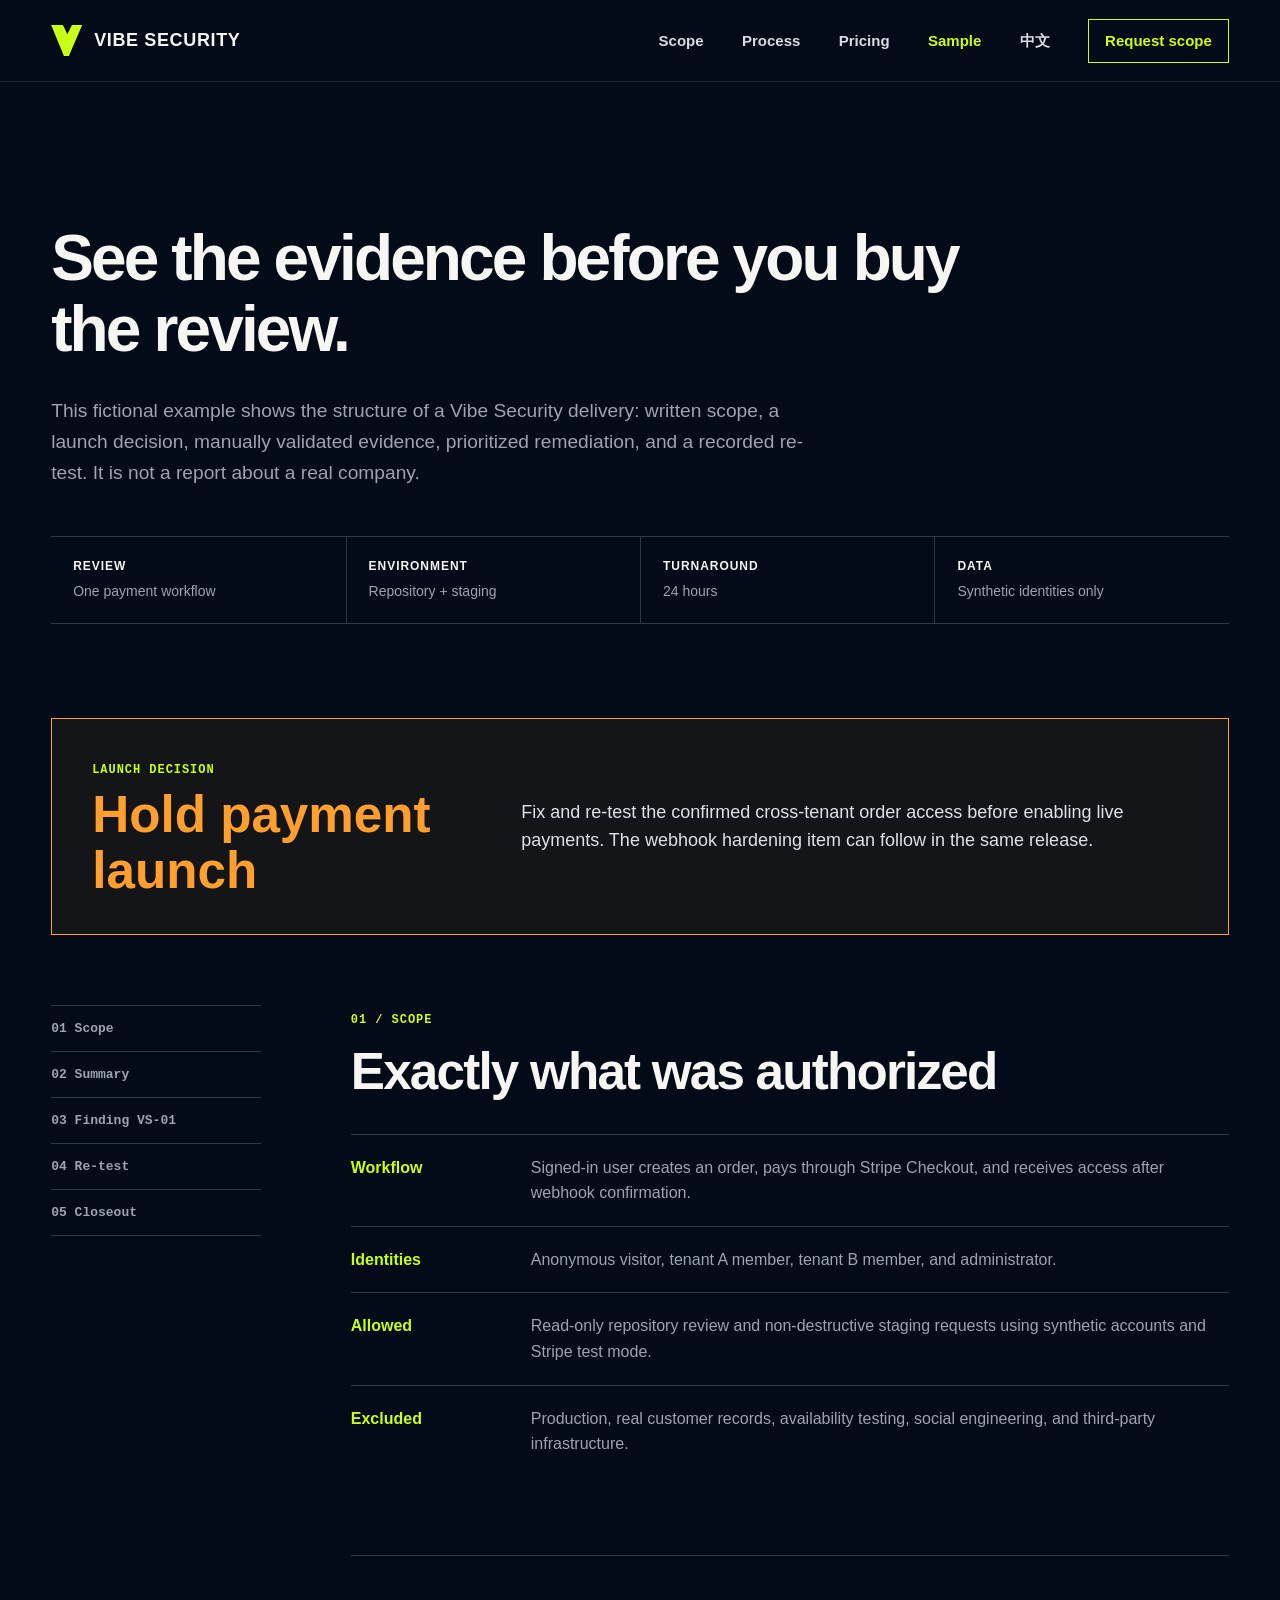
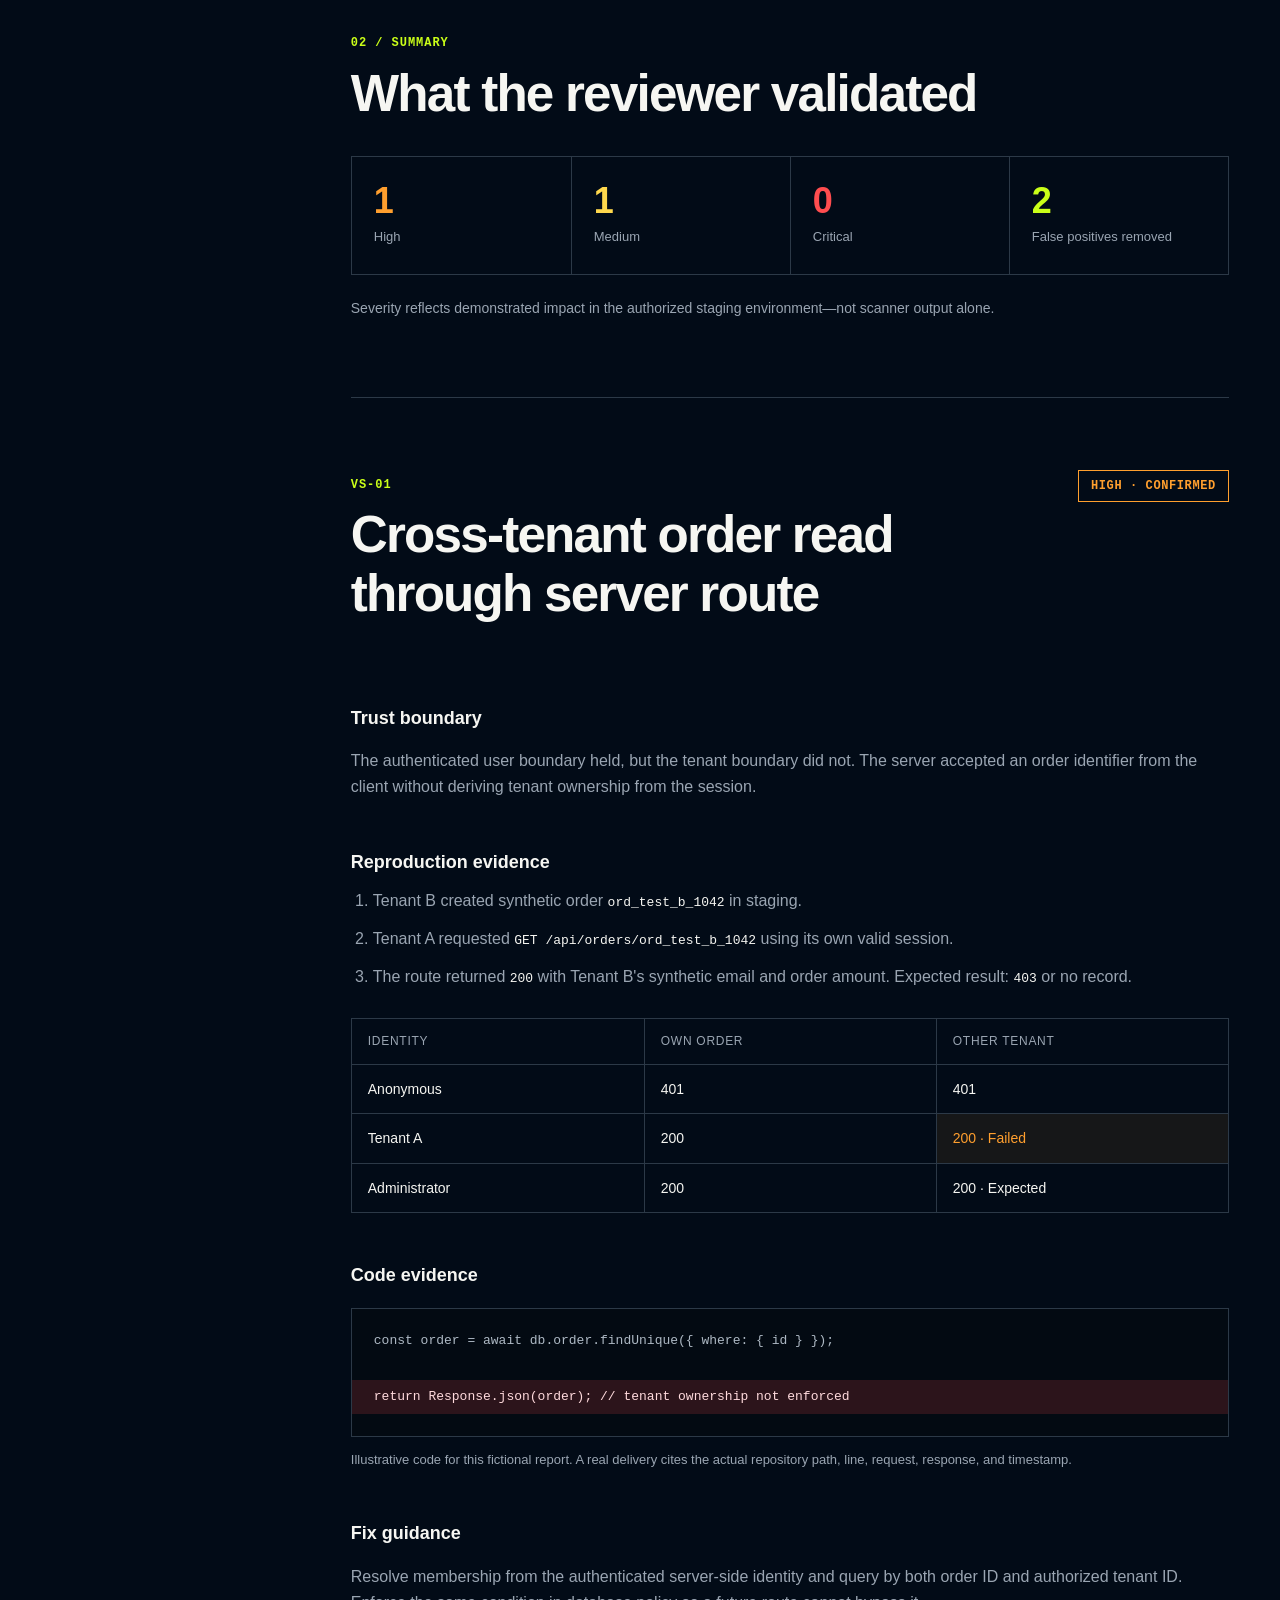
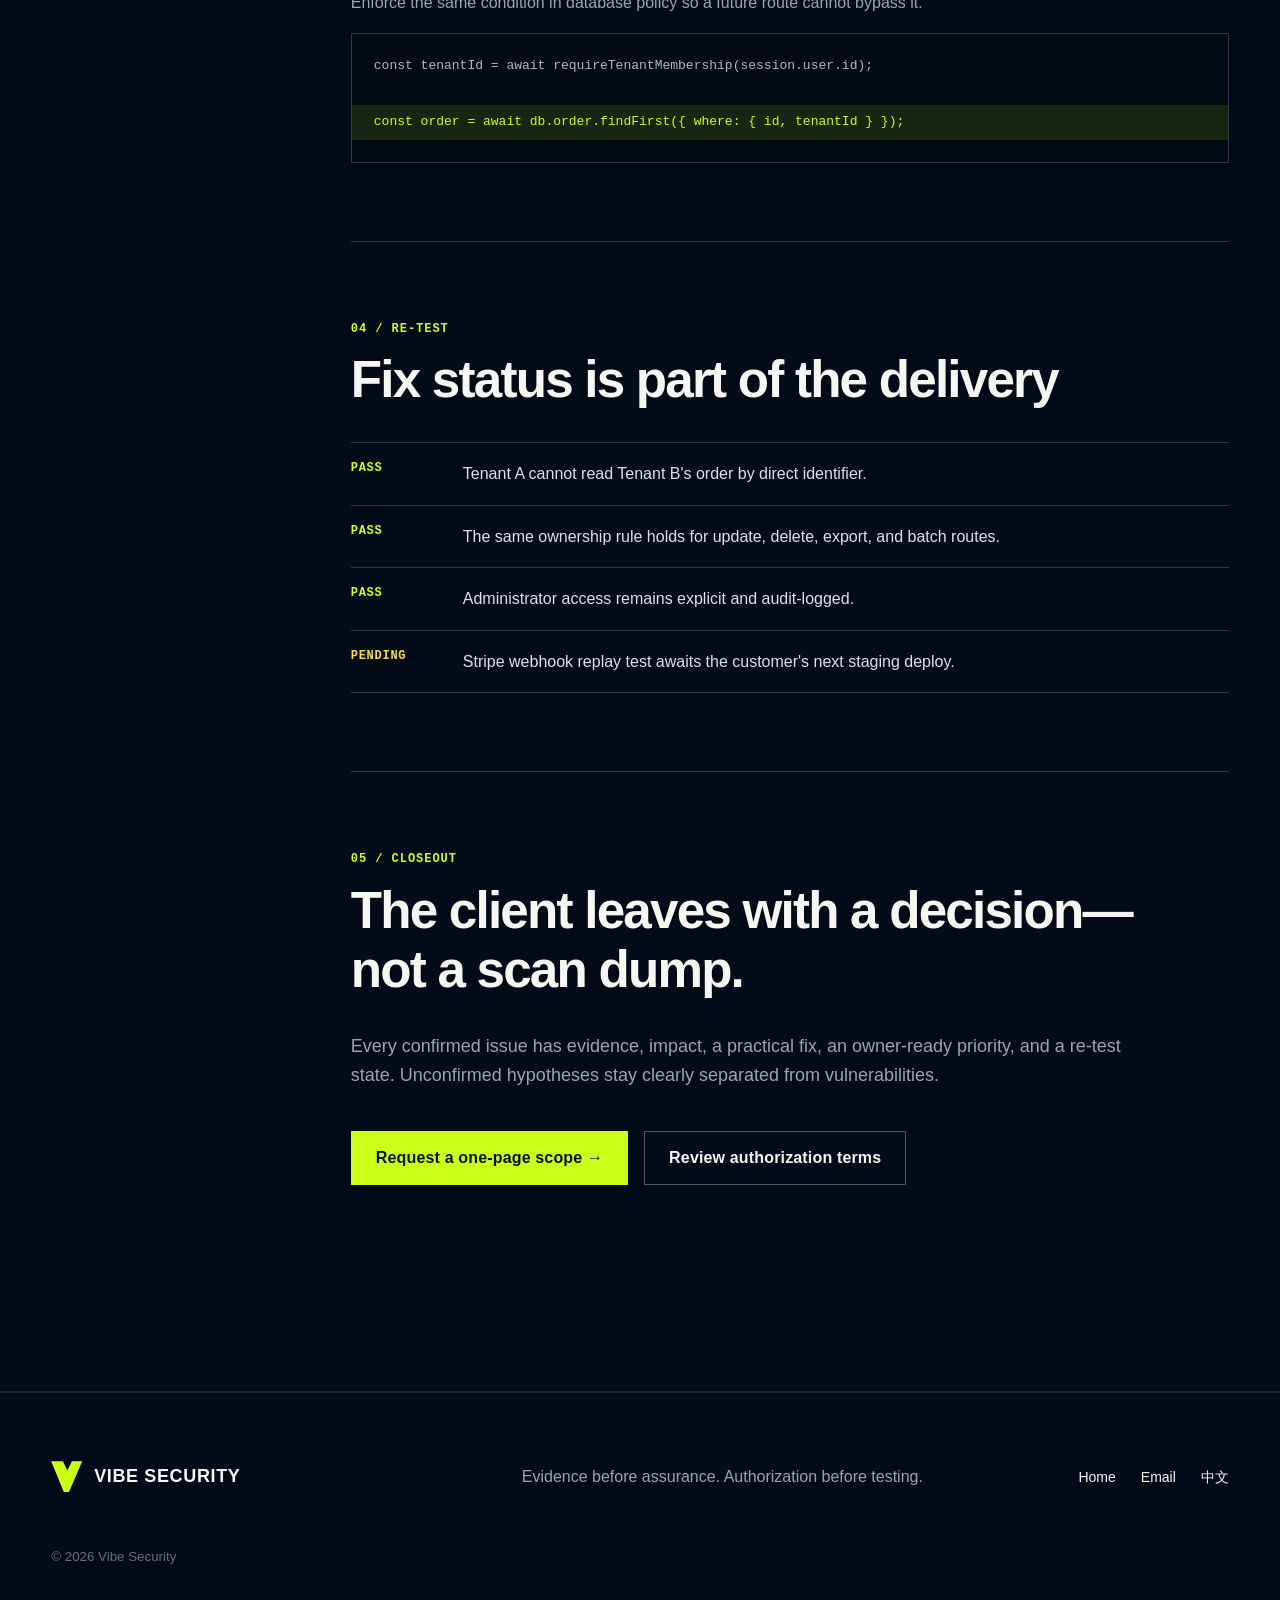
<file: sample-report-en.html>
<!doctype html>
<html lang="en">
<head>
  <meta charset="UTF-8">
  <meta name="viewport" content="width=device-width, initial-scale=1.0">
  <meta name="description" content="A fictional Vibe Security sample showing the evidence, fix guidance, and re-test status included in a launch security review.">
  <title>Sample security review — Vibe Security</title>
  <link rel="icon" href="favicon.svg" type="image/svg+xml">
  <link rel="stylesheet" href="styles.css">
</head>
<body>
  <a class="skip-link" href="#main">Skip to content</a>
  <header class="site-header">
    <a class="brand" href="en.html" aria-label="Vibe Security home"><span class="brand-mark" aria-hidden="true">V</span><span>VIBE SECURITY</span></a>
    <button class="menu-button" aria-expanded="false" aria-controls="site-nav">Menu</button>
    <nav id="site-nav" class="site-nav" aria-label="Main navigation">
      <a href="en.html#scope">Scope</a><a href="en.html#process">Process</a><a href="en.html#pricing">Pricing</a><a href="sample-report-en.html" aria-current="page">Sample</a><a href="index.html?lang=zh" lang="zh-CN">中文</a>
      <a class="nav-cta" href="mailto:huangheteng555@gmail.com?subject=Vibe%20Security%20scope%20request&amp;body=Project%20name%3A%0AStack%3A%0AStaging%20available%3A%0AMain%20security%20concern%3A">Request scope</a>
    </nav>
  </header>

  <main id="main">
    <section class="page-hero sample-hero">
      <h1>See the evidence before you buy the review.</h1>
      <p>This fictional example shows the structure of a Vibe Security delivery: written scope, a launch decision, manually validated evidence, prioritized remediation, and a recorded re-test. It is not a report about a real company.</p>
      <div class="sample-meta" aria-label="Sample report metadata">
        <span><b>Review</b> One payment workflow</span>
        <span><b>Environment</b> Repository + staging</span>
        <span><b>Turnaround</b> 24 hours</span>
        <span><b>Data</b> Synthetic identities only</span>
      </div>
    </section>

    <section class="section sample-report">
      <div class="decision-banner">
        <div>
          <span class="decision-label">Launch decision</span>
          <h2>Hold payment launch</h2>
        </div>
        <p>Fix and re-test the confirmed cross-tenant order access before enabling live payments. The webhook hardening item can follow in the same release.</p>
      </div>

      <div class="sample-grid">
        <aside class="report-index" aria-label="Report contents">
          <a href="#sample-scope">01 Scope</a>
          <a href="#sample-summary">02 Summary</a>
          <a href="#finding-01">03 Finding VS-01</a>
          <a href="#sample-retest">04 Re-test</a>
          <a href="#sample-close">05 Closeout</a>
        </aside>

        <div class="report-document">
          <section id="sample-scope" class="report-section">
            <span class="report-kicker">01 / Scope</span>
            <h2>Exactly what was authorized</h2>
            <dl class="scope-list">
              <div><dt>Workflow</dt><dd>Signed-in user creates an order, pays through Stripe Checkout, and receives access after webhook confirmation.</dd></div>
              <div><dt>Identities</dt><dd>Anonymous visitor, tenant A member, tenant B member, and administrator.</dd></div>
              <div><dt>Allowed</dt><dd>Read-only repository review and non-destructive staging requests using synthetic accounts and Stripe test mode.</dd></div>
              <div><dt>Excluded</dt><dd>Production, real customer records, availability testing, social engineering, and third-party infrastructure.</dd></div>
            </dl>
          </section>

          <section id="sample-summary" class="report-section">
            <span class="report-kicker">02 / Summary</span>
            <h2>What the reviewer validated</h2>
            <div class="summary-strip">
              <div><strong class="high">1</strong><span>High</span></div>
              <div><strong class="medium">1</strong><span>Medium</span></div>
              <div><strong class="critical">0</strong><span>Critical</span></div>
              <div><strong class="accent-text">2</strong><span>False positives removed</span></div>
            </div>
            <p class="sample-note">Severity reflects demonstrated impact in the authorized staging environment—not scanner output alone.</p>
          </section>

          <article id="finding-01" class="report-section finding-card">
            <header class="finding-head">
              <div><span class="finding-id">VS-01</span><h2>Cross-tenant order read through server route</h2></div>
              <span class="severity high-severity">High · Confirmed</span>
            </header>

            <div class="finding-block">
              <h3>Trust boundary</h3>
              <p>The authenticated user boundary held, but the tenant boundary did not. The server accepted an order identifier from the client without deriving tenant ownership from the session.</p>
            </div>

            <div class="finding-block">
              <h3>Reproduction evidence</h3>
              <ol class="evidence-steps">
                <li>Tenant B created synthetic order <code>ord_test_b_1042</code> in staging.</li>
                <li>Tenant A requested <code>GET /api/orders/ord_test_b_1042</code> using its own valid session.</li>
                <li>The route returned <code>200</code> with Tenant B's synthetic email and order amount. Expected result: <code>403</code> or no record.</li>
              </ol>
              <div class="evidence-table" role="table" aria-label="Identity test matrix">
                <div role="row" class="evidence-head"><span role="columnheader">Identity</span><span role="columnheader">Own order</span><span role="columnheader">Other tenant</span></div>
                <div role="row"><span role="cell">Anonymous</span><span role="cell">401</span><span role="cell">401</span></div>
                <div role="row"><span role="cell">Tenant A</span><span role="cell">200</span><span role="cell" class="failed-cell">200 · Failed</span></div>
                <div role="row"><span role="cell">Administrator</span><span role="cell">200</span><span role="cell">200 · Expected</span></div>
              </div>
            </div>

            <div class="finding-block">
              <h3>Code evidence</h3>
              <pre class="sample-code"><code><span>const order = await db.order.findUnique({ where: { id } });</span>
<mark>return Response.json(order); // tenant ownership not enforced</mark></code></pre>
              <p class="evidence-caption">Illustrative code for this fictional report. A real delivery cites the actual repository path, line, request, response, and timestamp.</p>
            </div>

            <div class="finding-block">
              <h3>Fix guidance</h3>
              <p>Resolve membership from the authenticated server-side identity and query by both order ID and authorized tenant ID. Enforce the same condition in database policy so a future route cannot bypass it.</p>
              <pre class="sample-code fixed-code"><code><span>const tenantId = await requireTenantMembership(session.user.id);</span>
<mark>const order = await db.order.findFirst({ where: { id, tenantId } });</mark></code></pre>
            </div>
          </article>

          <section id="sample-retest" class="report-section">
            <span class="report-kicker">04 / Re-test</span>
            <h2>Fix status is part of the delivery</h2>
            <ul class="retest-list">
              <li><span>PASS</span> Tenant A cannot read Tenant B's order by direct identifier.</li>
              <li><span>PASS</span> The same ownership rule holds for update, delete, export, and batch routes.</li>
              <li><span>PASS</span> Administrator access remains explicit and audit-logged.</li>
              <li class="pending"><span>PENDING</span> Stripe webhook replay test awaits the customer's next staging deploy.</li>
            </ul>
          </section>

          <section id="sample-close" class="report-section report-close">
            <span class="report-kicker">05 / Closeout</span>
            <h2>The client leaves with a decision—not a scan dump.</h2>
            <p>Every confirmed issue has evidence, impact, a practical fix, an owner-ready priority, and a re-test state. Unconfirmed hypotheses stay clearly separated from vulnerabilities.</p>
            <div class="hero-actions">
              <a class="button button-primary" href="mailto:huangheteng555@gmail.com?subject=Vibe%20Security%20scope%20request&amp;body=Project%20name%3A%0AStack%3A%0AStaging%20available%3A%0AMain%20security%20concern%3A">Request a one-page scope →</a>
              <a class="button button-secondary" href="authorization-form-en.html">Review authorization terms</a>
            </div>
          </section>
        </div>
      </div>
    </section>
  </main>

  <footer class="site-footer"><div class="brand"><span class="brand-mark" aria-hidden="true">V</span><span>VIBE SECURITY</span></div><p>Evidence before assurance. Authorization before testing.</p><nav><a href="en.html">Home</a><a href="mailto:huangheteng555@gmail.com">Email</a><a href="index.html?lang=zh" lang="zh-CN">中文</a></nav><small>© <span data-year></span> Vibe Security</small></footer>
  <script src="app.js"></script>
</body>
</html>
</file>
<file: styles.css>
:root {
  --bg: #020b17;
  --bg-soft: #071321;
  --surface: #0a1521;
  --surface-2: #0d1b29;
  --text: #f6f6f2;
  --muted: #9aa5b2;
  --line: #2c3947;
  --line-soft: #172636;
  --accent: #caff18;
  --accent-ink: #09110a;
  --critical: #ff4d4f;
  --high: #ff9f2e;
  --medium: #ffd84d;
  --max: 1400px;
  --gutter: clamp(20px, 4vw, 64px);
  --radius: 8px;
  color-scheme: dark;
  font-family: Inter, ui-sans-serif, -apple-system, BlinkMacSystemFont, "Segoe UI", "PingFang SC", "Microsoft YaHei", sans-serif;
}

* { box-sizing: border-box; }
html { scroll-behavior: smooth; }
body { margin: 0; background: var(--bg); color: var(--text); line-height: 1.6; }
a { color: inherit; text-decoration: none; }
button, input, select, textarea { font: inherit; }
button, a { -webkit-tap-highlight-color: transparent; }
:focus-visible { outline: 3px solid var(--accent); outline-offset: 4px; }
.skip-link { position: fixed; z-index: 100; left: 16px; top: -80px; background: var(--accent); color: var(--accent-ink); padding: 12px 18px; }
.skip-link:focus { top: 16px; }

.site-header { width: min(100%, var(--max)); min-height: 82px; margin: auto; padding: 0 var(--gutter); display: flex; align-items: center; justify-content: space-between; border-bottom: 1px solid var(--line-soft); position: relative; z-index: 20; }
.brand { display: inline-flex; align-items: center; gap: 12px; font-weight: 800; letter-spacing: .035em; font-size: 18px; }
.brand-mark { display: grid; place-items: center; width: 31px; height: 31px; color: var(--bg); background: var(--accent); clip-path: polygon(0 0, 38% 0, 52% 30%, 67% 0, 100% 0, 57% 100%, 41% 100%); font-size: 0; }
.site-nav { display: flex; align-items: center; gap: clamp(20px, 3vw, 44px); font-size: 15px; font-weight: 600; }
.site-nav a { color: #d8dde2; }
.site-nav a:hover, .site-nav a[aria-current="page"] { color: var(--accent); }
.site-nav .nav-cta { border: 1px solid var(--accent); padding: 9px 16px; color: var(--accent); }
.menu-button { display: none; color: var(--text); border: 1px solid var(--line); background: transparent; padding: 8px 12px; }

.hero { width: min(100%, var(--max)); min-height: 720px; margin: auto; padding: clamp(70px, 8vw, 120px) var(--gutter) 76px; display: grid; grid-template-columns: 1.06fr .94fr; align-items: center; gap: clamp(40px, 5vw, 72px); border-bottom: 1px solid var(--line-soft); }
.hero-copy h1 { margin: 0; max-width: 720px; font-size: clamp(46px, 4.2vw, 64px); line-height: 1.16; letter-spacing: -.055em; }
.hero-copy h1 span { display: block; white-space: nowrap; }
.hero-copy p { max-width: 680px; margin: 32px 0 0; color: var(--muted); font-size: clamp(18px, 1.7vw, 23px); }
.hero-actions, .offer-actions { display: flex; flex-wrap: wrap; gap: 16px; margin-top: 42px; }
.button { min-height: 52px; padding: 13px 24px; border: 1px solid transparent; display: inline-flex; align-items: center; justify-content: center; gap: 30px; font-size: 16px; font-weight: 750; letter-spacing: .01em; cursor: pointer; transition: transform .2s ease, background .2s ease, color .2s ease; }
.button:hover { transform: translateY(-2px); }
.button-primary { background: var(--accent); color: var(--accent-ink); }
.button-secondary { border-color: #4b5967; color: var(--text); background: transparent; }
.button-secondary:hover { border-color: var(--text); }

.report-preview { min-width: 0; min-height: 565px; display: grid; grid-template-columns: 150px 1fr; overflow: hidden; border: 1px solid #3c4957; border-radius: var(--radius); background: #07111c; box-shadow: 0 30px 90px rgba(0,0,0,.35); }
.report-sidebar { border-right: 1px solid var(--line); display: flex; flex-direction: column; padding: 22px 0; color: var(--muted); font-size: 13px; }
.report-sidebar span { padding: 12px 18px; }
.report-sidebar .repo-name { color: var(--text); margin-bottom: 24px; }
.report-sidebar .active { color: var(--text); background: #15202b; border-left: 3px solid var(--accent); }
.report-main { min-width: 0; padding: 24px; }
.report-label { margin: 0 0 15px; font-size: 18px; font-weight: 700; }
.report-status { display: flex; align-items: center; gap: 18px; border: 1px solid var(--line); border-radius: 6px; padding: 22px; }
.status-icon { width: 54px; height: 54px; border: 3px solid var(--accent); color: var(--accent); border-radius: 50%; display: grid; place-items: center; font-size: 24px; font-weight: 800; }
.report-status strong { display: block; color: var(--accent); font-size: 23px; }
.report-status small { display: block; color: var(--muted); margin-top: 4px; }
.severity-row { margin-top: 14px; display: grid; grid-template-columns: repeat(3,1fr); border: 1px solid var(--line); }
.severity-row span { text-align: center; color: var(--muted); padding: 13px; font-size: 12px; }
.severity-row span + span { border-left: 1px solid var(--line); }
.severity-row b { display: block; font-size: 25px; }
.critical { color: var(--critical); }.high { color: var(--high); }.medium { color: var(--medium); }
.finding-row { display: grid; grid-template-columns: 10px 1.25fr 1fr auto; align-items: center; gap: 9px; border-bottom: 1px solid var(--line); padding: 13px 4px; font-size: 11px; }
.finding-row code { color: var(--muted); overflow: hidden; text-overflow: ellipsis; }.finding-row em { color: var(--high); font-style: normal; }.risk-dot { width: 6px; height: 6px; }.high-bg { background: var(--high); }
.code-block { margin: 16px 0 0; padding: 15px; color: #aeb9c4; background: #050d16; border: 1px solid var(--line); font-size: 11px; overflow: hidden; }
.code-block span { display: block; }.code-block mark { display: block; margin: 3px -15px; padding: 0 15px; background: #441c24; color: #ffdadd; }

.section { width: min(100%, var(--max)); margin: auto; padding: clamp(88px, 10vw, 150px) var(--gutter); border-bottom: 1px solid var(--line-soft); }
.workflow-section { padding-top: clamp(72px, 7vw, 108px); }
.section-heading h2, .page-hero h1 { margin: 0; font-size: clamp(42px, 5vw, 72px); line-height: 1.12; letter-spacing: -.045em; }
.section-heading p, .page-hero p { color: var(--muted); font-size: clamp(17px, 1.5vw, 21px); }
.process-rail { margin-top: 72px; display: grid; grid-template-columns: repeat(3,1fr); }
.process-rail article { position: relative; min-height: 180px; padding-right: 50px; border-right: 1px solid var(--line); }
.process-rail article + article { padding-left: 46px; }.process-rail article:last-child { border: 0; }
.process-rail span { color: var(--accent); font-size: 48px; font-weight: 800; line-height: 1; }
.process-rail h3 { font-size: 30px; margin: 20px 0 0; }.process-rail p { margin: 3px 0 0; color: var(--muted); }
.diff-panel { margin-top: 20px; border: 1px solid #465360; border-radius: var(--radius); overflow: hidden; }
.diff-head { display: flex; justify-content: space-between; padding: 12px 20px; border-bottom: 1px solid var(--line); color: var(--muted); font-family: ui-monospace, monospace; font-size: 12px; }.diff-head span:first-child { color: var(--accent); }
.diff-columns { display: grid; grid-template-columns: 1fr 1fr; }.diff-columns pre { margin: 0; padding: 28px; min-width: 0; overflow-x: auto; }.diff-columns pre + pre { border-left: 1px solid var(--line); }
.diff-columns span, .diff-columns del, .diff-columns ins { display: block; padding: 3px 8px; text-decoration: none; }.diff-columns del { background: rgba(255,77,79,.18); color: #ff8688; }.diff-columns ins { background: rgba(202,255,24,.13); color: var(--accent); }
.center-line { display: flex; align-items: center; gap: 34px; margin: 40px 0 0; color: var(--accent); text-align: center; justify-content: center; }.center-line::before, .center-line::after { content: ""; height: 1px; background: var(--line); flex: 1; }

.split-heading { display: grid; grid-template-columns: 1.35fr .65fr; align-items: end; gap: 50px; }.split-heading h2 span, .page-hero h1 > span, .pricing-hero h1 span { color: var(--accent); }.text-link { color: var(--accent); border-bottom: 1px solid var(--accent); padding-bottom: 4px; }
.check-columns { margin-top: 70px; display: grid; grid-template-columns: repeat(5,1fr); border-top: 1px solid var(--accent); }
.check-columns article { padding: 36px 28px; border-right: 1px solid var(--line); }.check-columns article:last-child { border-right: 0; }.check-columns h3 { color: var(--accent); font-size: 18px; }.check-columns ul { margin: 25px 0 0; padding: 0; list-style: none; }.check-columns li { margin: 16px 0; color: #dbe0e5; }.check-columns li::before { content: ""; display: inline-block; width: 7px; height: 7px; margin-right: 11px; background: var(--high); }
.offer-band { display: flex; justify-content: space-between; align-items: center; gap: 60px; }.offer-band h2 { font-size: clamp(34px, 4vw, 58px); line-height: 1.15; margin: 0; }.offer-band p { color: var(--muted); }.offer-actions { flex: 0 0 auto; margin: 0; }

.page-hero { width: min(100%, var(--max)); margin: auto; padding: clamp(100px, 11vw, 170px) var(--gutter) 80px; }.page-hero h1 { max-width: 1100px; }.page-hero p { max-width: 760px; margin-top: 30px; }
.full-checks { padding-top: 30px; display: grid; grid-template-columns: repeat(2,1fr); gap: 0 70px; }
.full-checks > article { display: grid; grid-template-columns: 180px 1fr; padding: 48px 0; border-top: 1px solid var(--line); }.full-checks article header span { color: var(--accent); font: 700 14px ui-monospace, monospace; }.full-checks article h2 { margin: 8px 0 0; font-size: 25px; }.full-checks ul { list-style: none; margin: 0; padding: 0; }.full-checks li + li { margin-top: 26px; }.full-checks b { color: var(--text); }.full-checks p { color: var(--muted); margin: 3px 0 0; font-size: 14px; }
.methodology { display: grid; grid-template-columns: .8fr 1.2fr auto; align-items: start; gap: 60px; }.methodology h2 { margin: 0; font-size: 40px; line-height: 1.2; }.methodology p { color: var(--muted); margin-top: 0; }

.sample-hero { padding-bottom: 56px; }
.sample-hero h1 { max-width: 980px; }
.sample-meta { margin-top: 48px; display: grid; grid-template-columns: repeat(4,1fr); border-top: 1px solid var(--line); border-bottom: 1px solid var(--line); }
.sample-meta span { padding: 20px 22px; color: var(--muted); font-size: 14px; }
.sample-meta span + span { border-left: 1px solid var(--line); }
.sample-meta b { display: block; margin-bottom: 4px; color: var(--text); font-size: 12px; text-transform: uppercase; letter-spacing: .08em; }
.sample-report { padding-top: 38px; }
.decision-banner { display: grid; grid-template-columns: .7fr 1.3fr; align-items: center; gap: 70px; padding: 36px 40px; border: 1px solid var(--high); background: rgba(255,159,46,.07); }
.decision-label, .report-kicker, .finding-id { color: var(--accent); font: 800 12px ui-monospace, monospace; letter-spacing: .08em; text-transform: uppercase; }
.decision-banner h2 { margin: 7px 0 0; color: var(--high); font-size: clamp(34px, 4vw, 54px); line-height: 1.08; }
.decision-banner p { margin: 0; color: #dce2e8; font-size: 18px; }
.sample-grid { display: grid; grid-template-columns: 210px 1fr; gap: clamp(40px, 7vw, 100px); margin-top: 70px; }
.report-index { position: sticky; top: 30px; align-self: start; display: flex; flex-direction: column; border-top: 1px solid var(--line); }
.report-index a { padding: 15px 0; border-bottom: 1px solid var(--line); color: var(--muted); font: 700 13px ui-monospace, monospace; }
.report-index a:hover { color: var(--accent); }
.report-document { min-width: 0; }
.report-section { padding: 0 0 78px; }
.report-section + .report-section { padding-top: 72px; border-top: 1px solid var(--line); }
.report-section h2 { max-width: 850px; margin: 12px 0 32px; font-size: clamp(34px, 4vw, 54px); line-height: 1.15; letter-spacing: -.035em; }
.scope-list { margin: 0; }
.scope-list div { display: grid; grid-template-columns: 150px 1fr; gap: 30px; padding: 20px 0; border-top: 1px solid var(--line); }
.scope-list dt { color: var(--accent); font-weight: 750; }
.scope-list dd { margin: 0; color: var(--muted); }
.summary-strip { display: grid; grid-template-columns: repeat(4,1fr); border: 1px solid var(--line); }
.summary-strip div { padding: 26px 22px; }
.summary-strip div + div { border-left: 1px solid var(--line); }
.summary-strip strong { display: block; font-size: 36px; line-height: 1; }
.summary-strip span { display: block; margin-top: 8px; color: var(--muted); font-size: 13px; }
.accent-text { color: var(--accent); }
.sample-note { margin: 22px 0 0; color: var(--muted); font-size: 14px; }
.finding-card { padding-top: 0; }
.finding-head { display: flex; align-items: flex-start; justify-content: space-between; gap: 30px; }
.finding-head h2 { margin-top: 10px; }
.severity { flex: 0 0 auto; padding: 8px 12px; border: 1px solid currentColor; font: 800 12px ui-monospace, monospace; text-transform: uppercase; letter-spacing: .05em; }
.high-severity { color: var(--high); }
.finding-block { margin-top: 48px; }
.finding-block h3 { margin: 0 0 12px; font-size: 18px; }
.finding-block p { color: var(--muted); }
.evidence-steps { margin: 0; padding-left: 22px; color: var(--muted); }
.evidence-steps li + li { margin-top: 12px; }
.evidence-steps code { color: var(--text); }
.evidence-table { margin-top: 28px; border: 1px solid var(--line); font-size: 14px; }
.evidence-table > div { display: grid; grid-template-columns: 1fr 1fr 1fr; }
.evidence-table > div + div { border-top: 1px solid var(--line); }
.evidence-table span { padding: 13px 16px; }
.evidence-table span + span { border-left: 1px solid var(--line); }
.evidence-head { color: var(--muted); font-size: 12px; text-transform: uppercase; letter-spacing: .06em; }
.failed-cell { color: var(--high); background: rgba(255,159,46,.08); }
.sample-code { margin: 18px 0 0; padding: 22px; overflow-x: auto; border: 1px solid var(--line); background: #030a12; color: #aeb9c4; font-size: 13px; }
.sample-code span, .sample-code mark { display: block; }
.sample-code mark { margin: 7px -22px 0; padding: 7px 22px; background: rgba(255,77,79,.16); color: #ffdadd; }
.fixed-code mark { background: rgba(202,255,24,.11); color: var(--accent); }
.evidence-caption { font-size: 13px; }
.retest-list { margin: 0; padding: 0; list-style: none; border-top: 1px solid var(--line); }
.retest-list li { display: grid; grid-template-columns: 90px 1fr; gap: 22px; padding: 18px 0; border-bottom: 1px solid var(--line); color: #dce2e8; }
.retest-list span { color: var(--accent); font: 800 12px ui-monospace, monospace; letter-spacing: .06em; }
.retest-list .pending span { color: var(--medium); }
.report-close p { max-width: 800px; color: var(--muted); font-size: 18px; }

.pricing-hero { text-align: center; }.pricing-hero h1 { margin-inline: auto; }.pricing-hero p { margin-inline: auto; }
.pricing-table { padding-top: 20px; display: grid; grid-template-columns: repeat(4,1fr); }.pricing-table article { padding: 36px 28px; border-top: 1px solid var(--line); border-bottom: 1px solid var(--line); }.pricing-table article + article { border-left: 1px solid var(--line); }.pricing-table .featured { border: 1px solid var(--accent); }.pricing-table h2 { min-height: 64px; margin: 0; font-size: 21px; }.pricing-table strong { display: block; margin: 22px 0; font-size: clamp(34px, 3.3vw, 50px); letter-spacing: -.04em; }.pricing-table strong small { font-size: 14px; color: var(--muted); letter-spacing: 0; }.pricing-table dl { margin: 0 0 30px; }.pricing-table dl div { padding: 16px 0; border-top: 1px dashed var(--line); }.pricing-table dt { color: var(--muted); font-size: 12px; }.pricing-table dd { margin: 3px 0 0; font-size: 14px; }.pricing-table .button { width: 100%; }
.included { display: grid; grid-template-columns: .8fr 1.2fr; gap: 80px; }.included h2, .faq h2 { margin: 0; font-size: 42px; }.included ul { margin: 0; list-style: none; padding: 0; }.included li { padding: 20px 0; border-top: 1px solid var(--line); }.included li::before { content: "✓"; color: var(--accent); margin-right: 15px; }
.faq { display: grid; grid-template-columns: .5fr 1.5fr; gap: 80px; }.faq details { border-top: 1px solid var(--line); padding: 22px 0; }.faq details:last-child { border-bottom: 1px solid var(--line); }.faq summary { cursor: pointer; font-weight: 700; font-size: 18px; }.faq details p { color: var(--muted); max-width: 760px; }

.intake-layout { width: min(100%, 1120px); margin: auto; padding: clamp(80px, 10vw, 140px) var(--gutter); display: grid; grid-template-columns: .75fr 1.25fr; gap: 80px; }.intake-layout > header h1 { margin: 0; font-size: clamp(46px, 5vw, 70px); line-height: 1.08; }.intake-layout > header p { color: var(--muted); font-size: 18px; }.intake-layout aside { margin-top: 50px; padding-top: 20px; border-top: 1px solid var(--high); }.intake-layout aside strong, .intake-layout aside span { display: block; }.intake-layout aside strong { color: var(--high); }.intake-layout aside span { color: var(--muted); margin-top: 5px; }
.intake-form fieldset { border: 0; margin: 0 0 40px; padding: 0; }.intake-form legend { width: 100%; padding-bottom: 12px; border-bottom: 1px solid var(--line); color: var(--accent); font-weight: 800; }.intake-form label { display: block; margin-top: 22px; font-size: 14px; font-weight: 700; }.intake-form input, .intake-form select, .intake-form textarea { width: 100%; margin-top: 8px; border: 1px solid var(--line); border-radius: 0; background: var(--surface); color: var(--text); padding: 13px 14px; }.intake-form textarea { resize: vertical; }.intake-form .consent { display: flex; gap: 12px; color: var(--muted); font-weight: 400; }.intake-form .consent input { width: 18px; margin: 4px 0 0; flex: 0 0 auto; }.intake-form > .button { margin-top: 30px; }
.intake-result { grid-column: 1 / -1; margin-top: 40px; padding: 34px; border: 1px solid var(--accent); background: var(--surface); }.intake-result h2 { margin-top: 0; }.intake-result p { color: var(--muted); }.intake-result pre { white-space: pre-wrap; padding: 20px; background: #030a12; border: 1px solid var(--line); }.intake-result .button { margin: 10px 10px 0 0; }

.site-footer { width: min(100%, var(--max)); margin: auto; padding: 55px var(--gutter); display: grid; grid-template-columns: 1fr 1.2fr auto; align-items: center; gap: 40px; border-top: 1px solid var(--line-soft); }.site-footer p { color: var(--muted); }.site-footer nav { display: flex; gap: 25px; font-size: 14px; }.site-footer nav a:hover { color: var(--accent); }.site-footer small { grid-column: 1 / -1; color: #65717d; }

@media (max-width: 980px) {
  .menu-button { display: block; }.site-nav { display: none; position: absolute; left: var(--gutter); right: var(--gutter); top: 72px; padding: 20px; background: var(--surface-2); border: 1px solid var(--line); flex-direction: column; align-items: stretch; }.site-nav.is-open { display: flex; }
  .hero { grid-template-columns: 1fr; padding-top: 90px; }.report-preview { max-width: 720px; }.split-heading, .included, .faq, .methodology, .intake-layout { grid-template-columns: 1fr; }.check-columns { grid-template-columns: repeat(3,1fr); }.check-columns article:nth-child(3) { border-right: 0; }.check-columns article:nth-child(n+4) { border-top: 1px solid var(--line); }.pricing-table { grid-template-columns: repeat(2,1fr); }.pricing-table article:nth-child(3) { border-left: 0; }.offer-band { align-items: flex-start; flex-direction: column; }.full-checks { grid-template-columns: 1fr; }.sample-meta { grid-template-columns: repeat(2,1fr); }.sample-meta span:nth-child(3) { border-left: 0; border-top: 1px solid var(--line); }.sample-meta span:nth-child(4) { border-top: 1px solid var(--line); }.sample-grid { grid-template-columns: 1fr; }.report-index { position: static; display: grid; grid-template-columns: repeat(5,1fr); }.report-index a { text-align: center; }.site-footer { grid-template-columns: 1fr 1fr; }.site-footer nav { justify-content: flex-end; }.site-footer p { grid-column: 1 / -1; }
}

@media (max-width: 640px) {
  .site-header { min-height: 68px; }.brand { font-size: 15px; }.brand-mark { width: 26px; height: 26px; }
  .hero { min-height: auto; padding-top: 70px; }.hero-copy h1 { font-size: clamp(39px, 11vw, 50px); }.hero-copy h1 span { white-space: normal; }.hero-actions .button { width: 100%; }.report-preview { min-height: 470px; grid-template-columns: 1fr; }.report-sidebar { display: none; }.report-main { padding: 15px; }.report-status { padding: 14px; }.status-icon { width: 42px; height: 42px; }.report-status strong { font-size: 19px; }.finding-row { grid-template-columns: 8px 1fr auto; }.finding-row code { display: none; }
  .section { padding-block: 78px; }.process-rail { grid-template-columns: 1fr; }.process-rail article, .process-rail article + article { min-height: auto; padding: 24px 0; border-right: 0; border-bottom: 1px solid var(--line); }.diff-columns { grid-template-columns: 1fr; }.diff-columns pre + pre { border-left: 0; border-top: 1px solid var(--line); }.center-line::before, .center-line::after { display: none; }
  .split-heading { gap: 20px; }.check-columns { grid-template-columns: 1fr; }.check-columns article { border-right: 0; border-top: 1px solid var(--line); padding-inline: 0; }.offer-actions, .offer-actions .button { width: 100%; }.page-hero { padding-top: 85px; }.full-checks > article { grid-template-columns: 1fr; gap: 25px; }.sample-meta { grid-template-columns: 1fr; }.sample-meta span + span, .sample-meta span:nth-child(3), .sample-meta span:nth-child(4) { border-left: 0; border-top: 1px solid var(--line); }.decision-banner { grid-template-columns: 1fr; gap: 20px; padding: 28px 24px; }.report-index { grid-template-columns: 1fr 1fr; }.report-index a { text-align: left; }.scope-list div { grid-template-columns: 1fr; gap: 5px; }.summary-strip { grid-template-columns: 1fr 1fr; }.summary-strip div:nth-child(3) { border-left: 0; border-top: 1px solid var(--line); }.summary-strip div:nth-child(4) { border-top: 1px solid var(--line); }.finding-head { flex-direction: column; }.evidence-table { font-size: 12px; }.evidence-table span { padding: 10px 8px; }.sample-code { white-space: pre-wrap; overflow-wrap: anywhere; font-size: 11px; }.retest-list li { grid-template-columns: 76px 1fr; gap: 12px; }.pricing-table { grid-template-columns: 1fr; }.pricing-table article + article, .pricing-table article:nth-child(3) { border-left: 0; }.pricing-table article { padding-inline: 0; }.pricing-table .featured { padding-inline: 20px; }.faq { gap: 35px; }.intake-layout { gap: 50px; }.intake-result { padding: 20px; }.intake-result .button { width: 100%; margin-right: 0; }.site-footer { grid-template-columns: 1fr; }.site-footer nav { justify-content: flex-start; flex-wrap: wrap; }
}

@media (prefers-reduced-motion: reduce) { html { scroll-behavior: auto; }.button { transition: none; } }
</file>
